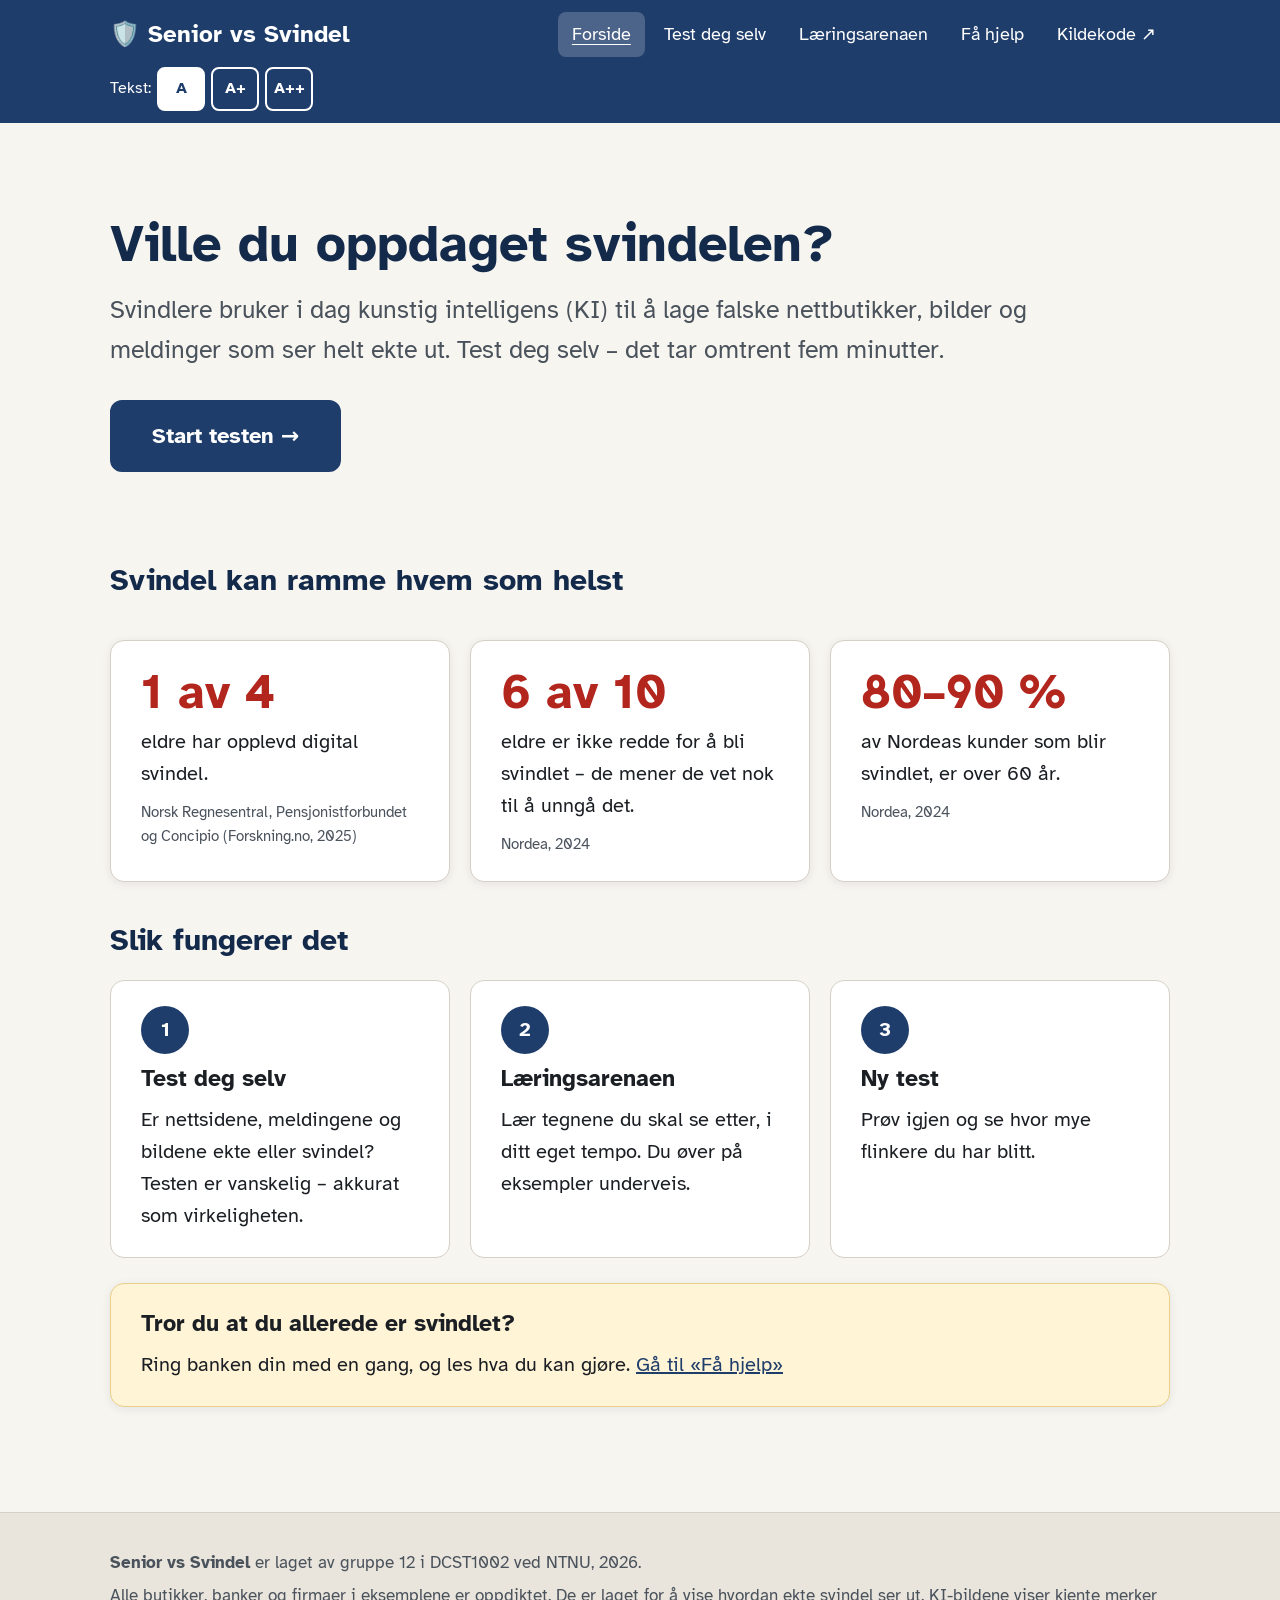
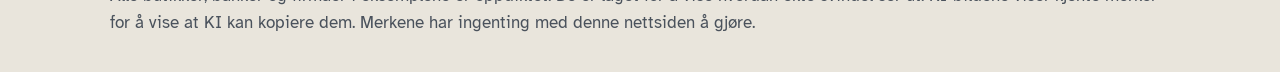
<file: index.html>
<!doctype html>
<html lang="no">
<head>
  <meta charset="utf-8">
  <meta name="viewport" content="width=device-width, initial-scale=1">
  <title>Senior vs Svindel</title>
  <meta name="description" content="Lær å kjenne igjen falske nettbutikker, KI-bilder og svindelmeldinger.">
  <script>try { document.documentElement.dataset.tekst = JSON.parse(localStorage.getItem('svs-tekst')) || 'normal'; } catch (e) {}</script>
  <link rel="preconnect" href="https://fonts.googleapis.com">
  <link rel="preconnect" href="https://fonts.gstatic.com" crossorigin>
  <link href="https://fonts.googleapis.com/css2?family=Atkinson+Hyperlegible:wght@400;700&display=swap" rel="stylesheet">
  <link rel="stylesheet" href="css/stil.css">
</head>
<body>
  <a class="hopp" href="#hovedinnhold">Hopp til innholdet</a>
  <header class="topp">
    <div class="topp-innhold">
      <a class="logo" href="index.html"><span aria-hidden="true">🛡️</span> Senior vs Svindel</a>
      <nav class="hovedmeny" aria-label="Hovedmeny">
        <a href="index.html">Forside</a>
        <a href="test.html">Test deg selv</a>
        <a href="laering.html">Læringsarenaen</a>
        <a href="hjelp.html">Få hjelp</a>
        <a href="https://github.com/basse00/senior-vs-svindel" target="_blank" rel="noopener">Kildekode <span aria-hidden="true">↗</span><span class="skjult"> (åpnes i ny fane)</span></a>
      </nav>
      <div class="tekststorrelse" role="group" aria-label="Tekststørrelse">
        <span>Tekst:</span>
        <button type="button" data-tekstknapp="normal" aria-label="Vanlig tekst">A</button>
        <button type="button" data-tekstknapp="stor" aria-label="Stor tekst">A+</button>
        <button type="button" data-tekstknapp="storst" aria-label="Største tekst">A++</button>
      </div>
    </div>
  </header>

  <main class="innhold" id="hovedinnhold">
    <section class="helt">
      <h1>Ville du oppdaget svindelen?</h1>
      <p class="ingress">
        Svindlere bruker i dag kunstig intelligens (KI) til å lage falske nettbutikker, bilder og meldinger
        som ser helt ekte ut. Test deg selv – det tar omtrent fem minutter.
      </p>
      <div class="knapperad">
        <a class="knapp knapp-stor" href="test.html">Start testen →</a>
      </div>
      <div id="velkommen-tilbake" class="kort ok-kort" hidden></div>
    </section>

    <h2>Svindel kan ramme hvem som helst</h2>
    <div class="tall-rad">
      <div class="tall-kort">
        <span class="tall">1 av 4</span>
        <p>eldre har opplevd digital svindel.</p>
        <p class="kilde">Norsk Regnesentral, Pensjonistforbundet og Concipio (Forskning.no, 2025)</p>
      </div>
      <div class="tall-kort">
        <span class="tall">6 av 10</span>
        <p>eldre er ikke redde for å bli svindlet – de mener de vet nok til å unngå det.</p>
        <p class="kilde">Nordea, 2024</p>
      </div>
      <div class="tall-kort">
        <span class="tall">80–90 %</span>
        <p>av Nordeas kunder som blir svindlet, er over 60 år.</p>
        <p class="kilde">Nordea, 2024</p>
      </div>
    </div>

    <h2>Slik fungerer det</h2>
    <ol class="steg-rad">
      <li>
        <h3>Test deg selv</h3>
        <p>Er nettsidene, meldingene og bildene ekte eller svindel? Testen er vanskelig – akkurat som virkeligheten.</p>
      </li>
      <li>
        <h3>Læringsarenaen</h3>
        <p>Lær tegnene du skal se etter, i ditt eget tempo. Du øver på eksempler underveis.</p>
      </li>
      <li>
        <h3>Ny test</h3>
        <p>Prøv igjen og se hvor mye flinkere du har blitt.</p>
      </li>
    </ol>

    <div class="kort varsel-kort">
      <h3>Tror du at du allerede er svindlet?</h3>
      <p>Ring banken din med en gang, og les hva du kan gjøre. <a href="hjelp.html">Gå til «Få hjelp»</a></p>
    </div>
  </main>

  <footer class="bunn">
    <div class="bunn-innhold">
      <p><b>Senior vs Svindel</b> er laget av gruppe 12 i DCST1002 ved NTNU, 2026.</p>
      <p>Alle butikker, banker og firmaer i eksemplene er oppdiktet. De er laget for å vise hvordan ekte svindel ser ut. KI-bildene viser kjente merker for å vise at KI kan kopiere dem. Merkene har ingenting med denne nettsiden å gjøre.</p>
    </div>
  </footer>

  <script src="js/felles.js"></script>
  <script>
    // Vis fremgang hvis brukeren har vært her før
    (function () {
      const t1 = Lagring.hent('test1', null);
      const t2 = Lagring.hent('test2', null);
      const boks = document.getElementById('velkommen-tilbake');
      if (!t1) return;
      boks.hidden = false;
      if (t2) {
        boks.innerHTML = `<p><b>Velkommen tilbake!</b> På første test fikk du ${t1.riktige} av ${t1.antall} riktige. På den nye testen fikk du ${t2.riktige} av ${t2.antall}.</p>
          <a href="laering.html">Repeter læringsarenaen</a>`;
      } else {
        boks.innerHTML = `<p><b>Velkommen tilbake!</b> På første test fikk du ${t1.riktige} av ${t1.antall} riktige.</p>
          <a class="knapp" href="laering.html">Fortsett til læringsarenaen →</a>`;
      }
    })();
  </script>
</body>
</html>
</file>
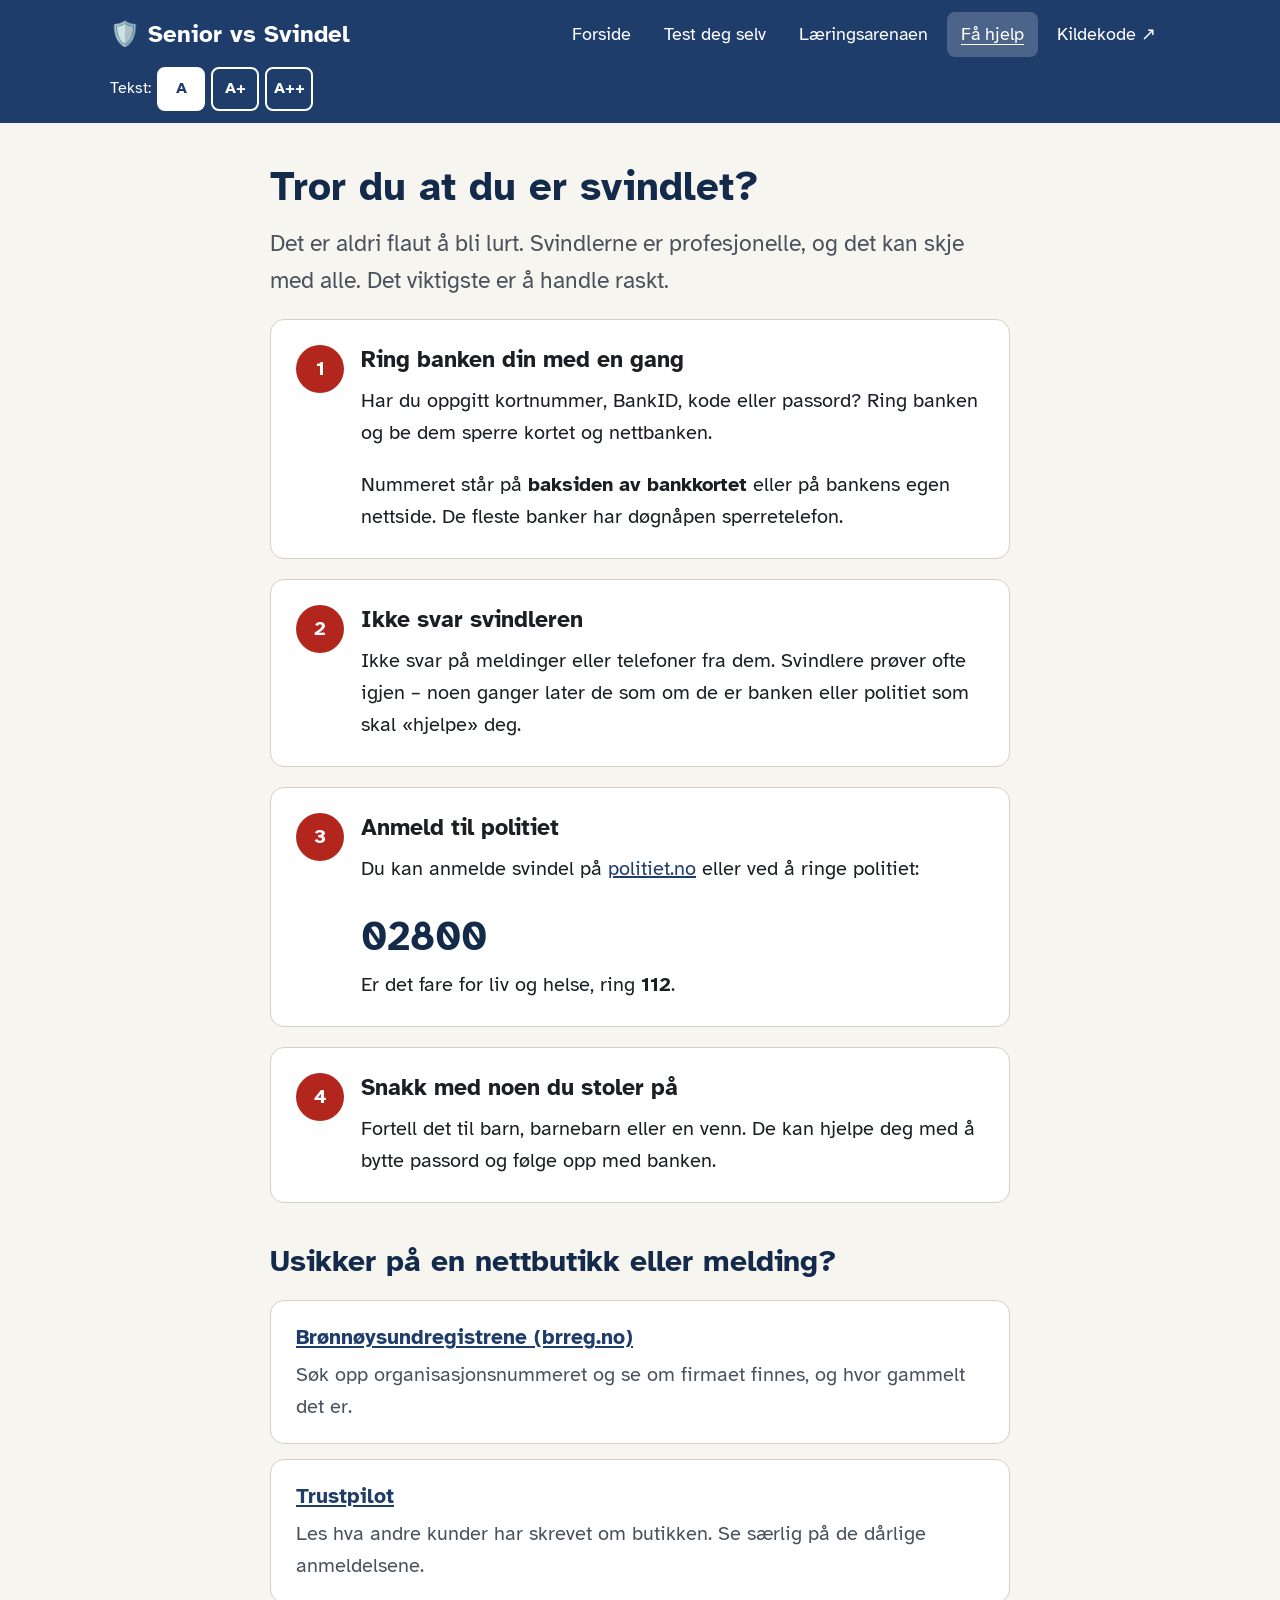
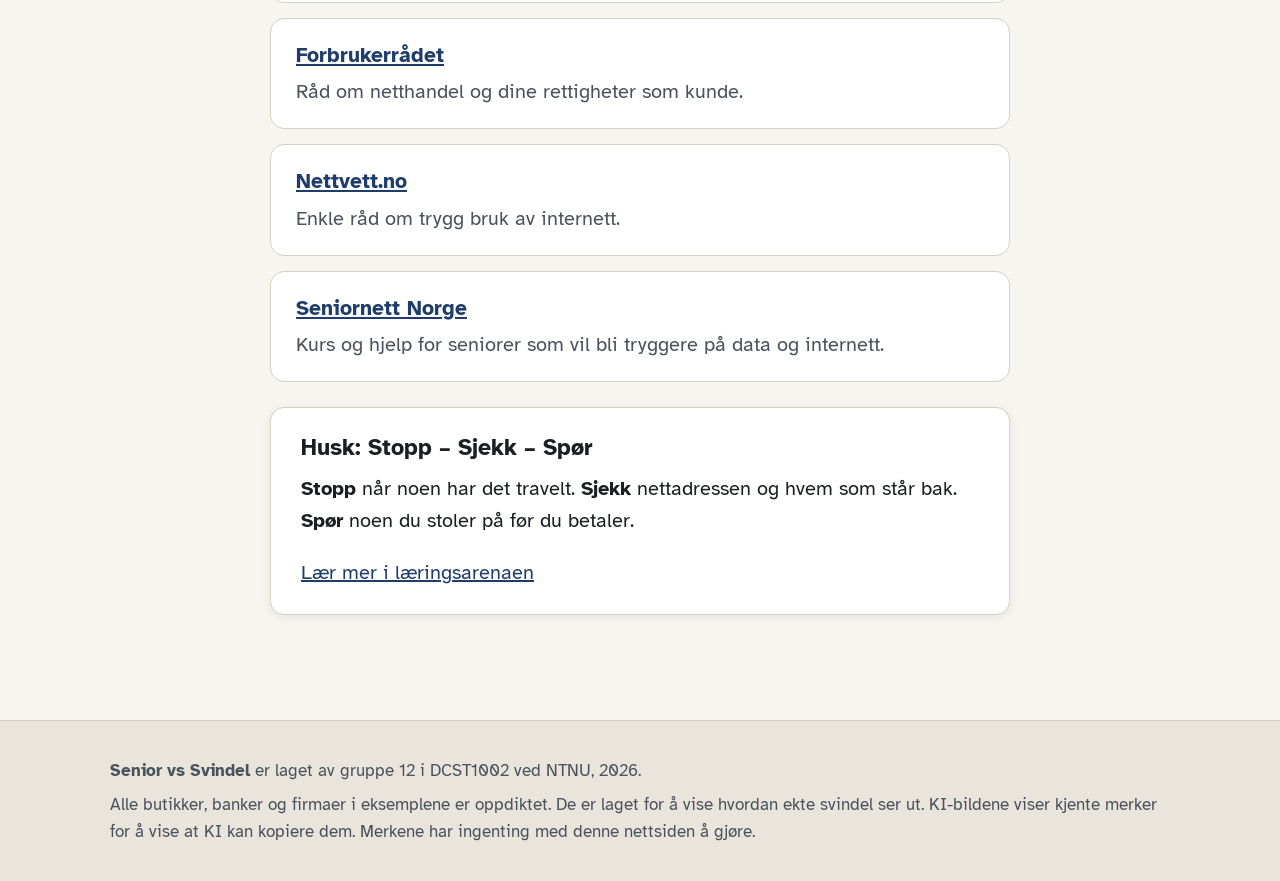
<file: hjelp.html>
<!doctype html>
<html lang="no">
<head>
  <meta charset="utf-8">
  <meta name="viewport" content="width=device-width, initial-scale=1">
  <title>Få hjelp – Senior vs Svindel</title>
  <script>try { document.documentElement.dataset.tekst = JSON.parse(localStorage.getItem('svs-tekst')) || 'normal'; } catch (e) {}</script>
  <link rel="preconnect" href="https://fonts.googleapis.com">
  <link rel="preconnect" href="https://fonts.gstatic.com" crossorigin>
  <link href="https://fonts.googleapis.com/css2?family=Atkinson+Hyperlegible:wght@400;700&display=swap" rel="stylesheet">
  <link rel="stylesheet" href="css/stil.css">
</head>
<body>
  <a class="hopp" href="#hovedinnhold">Hopp til innholdet</a>
  <header class="topp">
    <div class="topp-innhold">
      <a class="logo" href="index.html"><span aria-hidden="true">🛡️</span> Senior vs Svindel</a>
      <nav class="hovedmeny" aria-label="Hovedmeny">
        <a href="index.html">Forside</a>
        <a href="test.html">Test deg selv</a>
        <a href="laering.html">Læringsarenaen</a>
        <a href="hjelp.html">Få hjelp</a>
        <a href="https://github.com/basse00/senior-vs-svindel" target="_blank" rel="noopener">Kildekode <span aria-hidden="true">↗</span><span class="skjult"> (åpnes i ny fane)</span></a>
      </nav>
      <div class="tekststorrelse" role="group" aria-label="Tekststørrelse">
        <span>Tekst:</span>
        <button type="button" data-tekstknapp="normal" aria-label="Vanlig tekst">A</button>
        <button type="button" data-tekstknapp="stor" aria-label="Stor tekst">A+</button>
        <button type="button" data-tekstknapp="storst" aria-label="Største tekst">A++</button>
      </div>
    </div>
  </header>

  <main class="innhold smal" id="hovedinnhold">
    <h1>Tror du at du er svindlet?</h1>
    <p class="ingress">
      Det er aldri flaut å bli lurt. Svindlerne er profesjonelle, og det kan skje med alle.
      Det viktigste er å handle raskt.
    </p>

    <ol class="hjelp-steg">
      <li>
        <h3>Ring banken din med en gang</h3>
        <p>Har du oppgitt kortnummer, BankID, kode eller passord? Ring banken og be dem sperre kortet og nettbanken.</p>
        <p>Nummeret står på <b>baksiden av bankkortet</b> eller på bankens egen nettside. De fleste banker har døgnåpen sperretelefon.</p>
      </li>
      <li>
        <h3>Ikke svar svindleren</h3>
        <p>Ikke svar på meldinger eller telefoner fra dem. Svindlere prøver ofte igjen – noen ganger later de som om de er banken eller politiet som skal «hjelpe» deg.</p>
      </li>
      <li>
        <h3>Anmeld til politiet</h3>
        <p>Du kan anmelde svindel på <a href="https://www.politiet.no" target="_blank" rel="noopener">politiet.no</a> eller ved å ringe politiet:</p>
        <span class="telefonnummer">02800</span>
        <p>Er det fare for liv og helse, ring <b>112</b>.</p>
      </li>
      <li>
        <h3>Snakk med noen du stoler på</h3>
        <p>Fortell det til barn, barnebarn eller en venn. De kan hjelpe deg med å bytte passord og følge opp med banken.</p>
      </li>
    </ol>

    <h2>Usikker på en nettbutikk eller melding?</h2>
    <ul class="lenkeliste">
      <li>
        <a href="https://www.brreg.no" target="_blank" rel="noopener">Brønnøysundregistrene (brreg.no)</a>
        <p>Søk opp organisasjonsnummeret og se om firmaet finnes, og hvor gammelt det er.</p>
      </li>
      <li>
        <a href="https://www.trustpilot.com" target="_blank" rel="noopener">Trustpilot</a>
        <p>Les hva andre kunder har skrevet om butikken. Se særlig på de dårlige anmeldelsene.</p>
      </li>
      <li>
        <a href="https://www.forbrukerradet.no" target="_blank" rel="noopener">Forbrukerrådet</a>
        <p>Råd om netthandel og dine rettigheter som kunde.</p>
      </li>
      <li>
        <a href="https://nettvett.no" target="_blank" rel="noopener">Nettvett.no</a>
        <p>Enkle råd om trygg bruk av internett.</p>
      </li>
      <li>
        <a href="https://www.seniornett.no" target="_blank" rel="noopener">Seniornett Norge</a>
        <p>Kurs og hjelp for seniorer som vil bli tryggere på data og internett.</p>
      </li>
    </ul>

    <div class="kort">
      <h3>Husk: Stopp – Sjekk – Spør</h3>
      <p><b>Stopp</b> når noen har det travelt. <b>Sjekk</b> nettadressen og hvem som står bak. <b>Spør</b> noen du stoler på før du betaler.</p>
      <a href="laering.html">Lær mer i læringsarenaen</a>
    </div>
  </main>

  <footer class="bunn">
    <div class="bunn-innhold">
      <p><b>Senior vs Svindel</b> er laget av gruppe 12 i DCST1002 ved NTNU, 2026.</p>
      <p>Alle butikker, banker og firmaer i eksemplene er oppdiktet. De er laget for å vise hvordan ekte svindel ser ut. KI-bildene viser kjente merker for å vise at KI kan kopiere dem. Merkene har ingenting med denne nettsiden å gjøre.</p>
    </div>
  </footer>

  <script src="js/felles.js"></script>
</body>
</html>
</file>
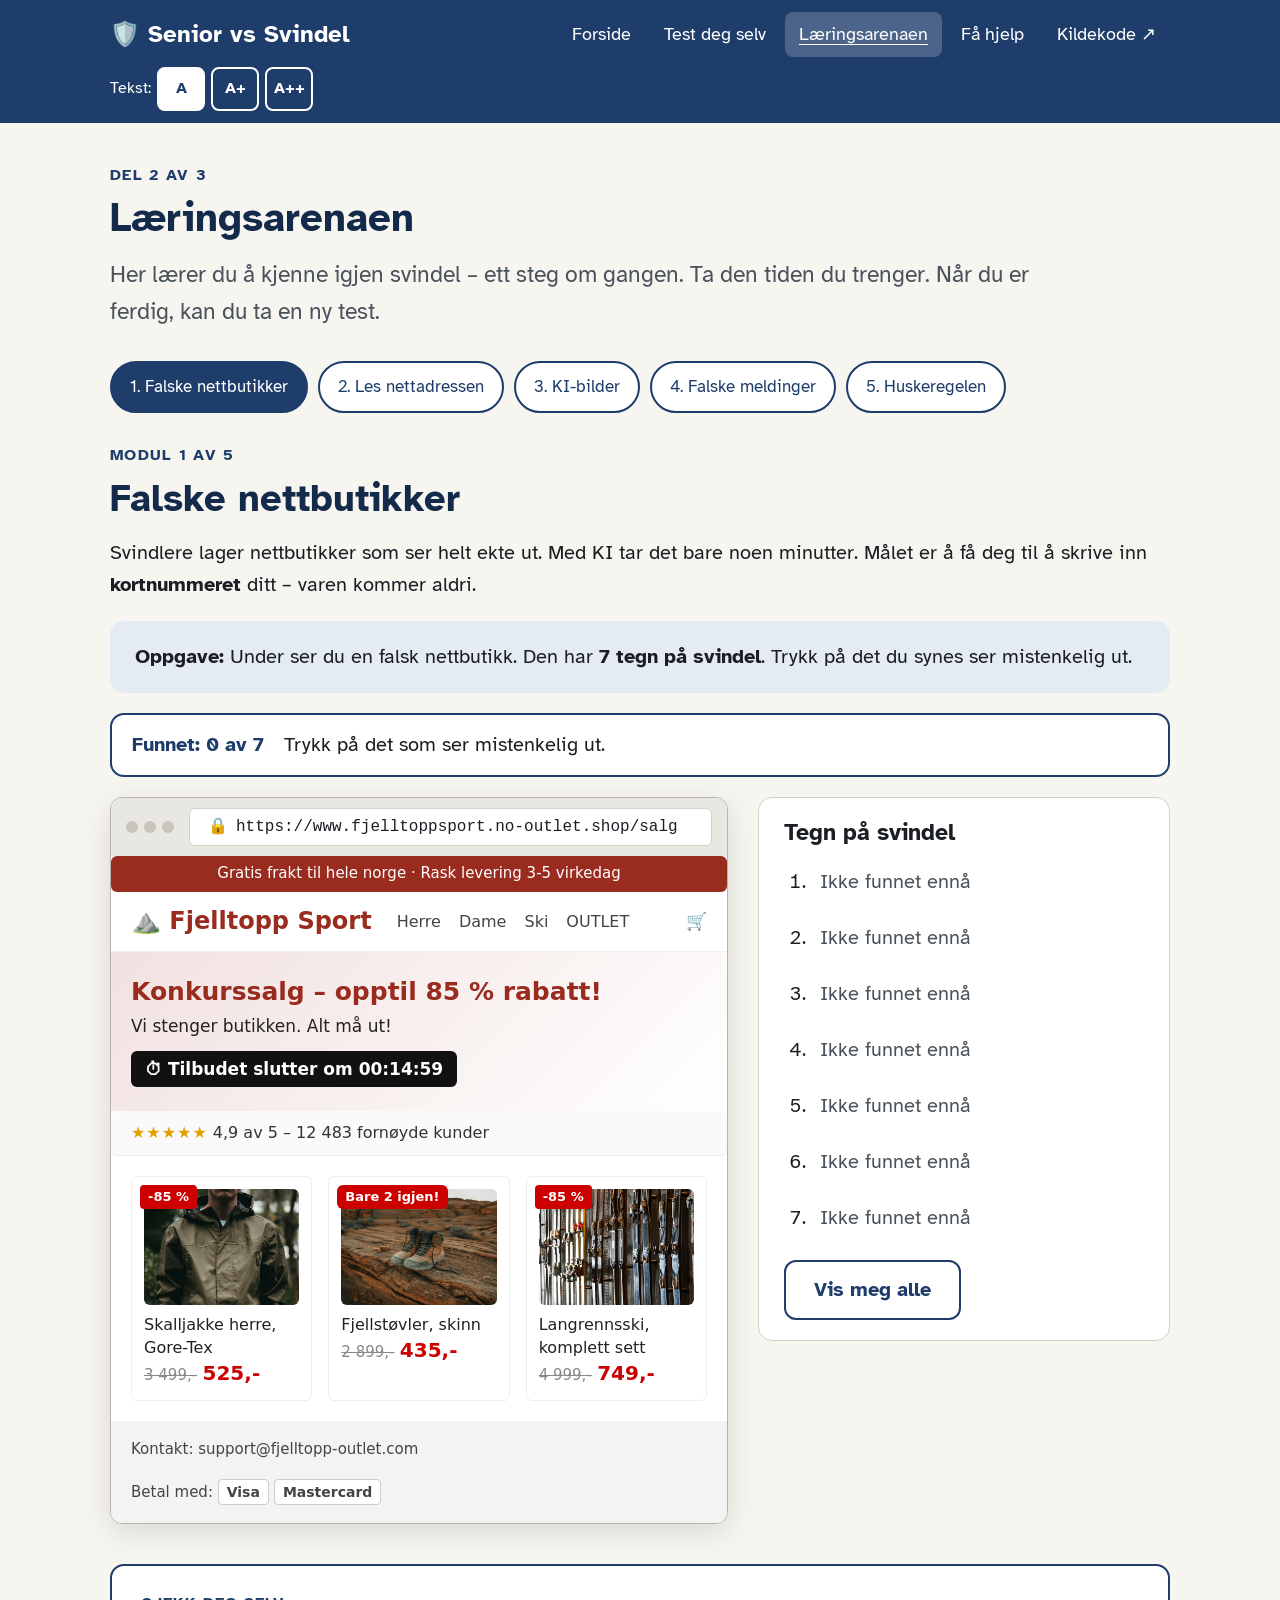
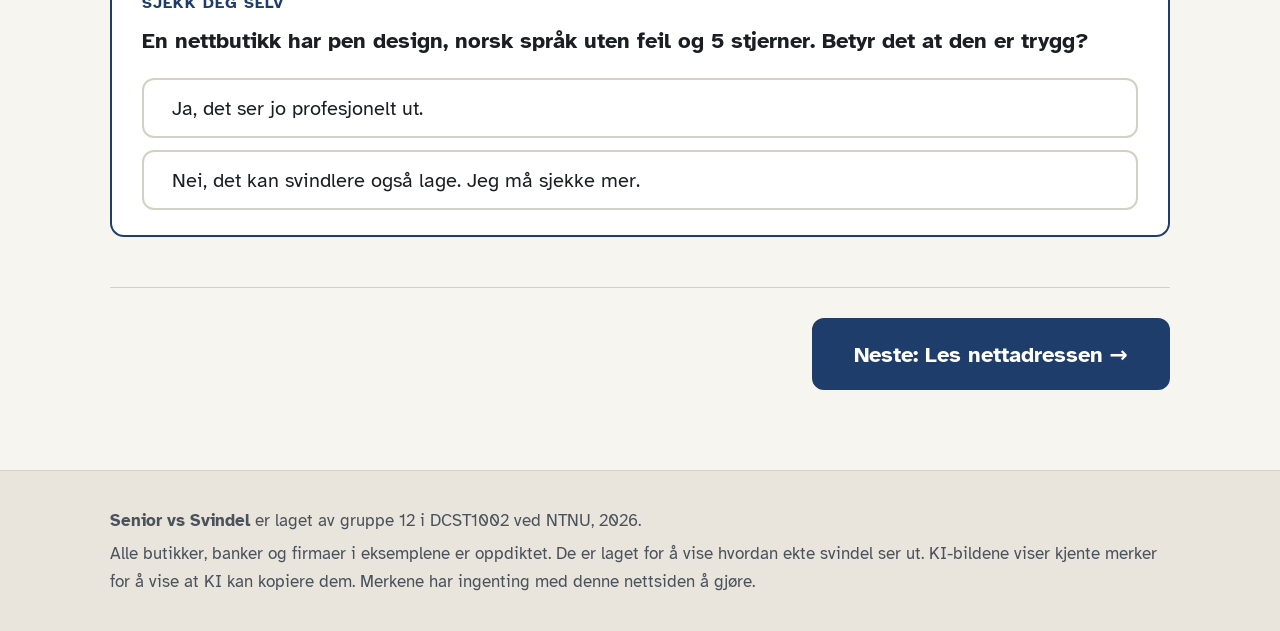
<file: laering.html>
<!doctype html>
<html lang="no">
<head>
  <meta charset="utf-8">
  <meta name="viewport" content="width=device-width, initial-scale=1">
  <title>Læringsarenaen – Senior vs Svindel</title>
  <script>try { document.documentElement.dataset.tekst = JSON.parse(localStorage.getItem('svs-tekst')) || 'normal'; } catch (e) {}</script>
  <link rel="preconnect" href="https://fonts.googleapis.com">
  <link rel="preconnect" href="https://fonts.gstatic.com" crossorigin>
  <link href="https://fonts.googleapis.com/css2?family=Atkinson+Hyperlegible:wght@400;700&display=swap" rel="stylesheet">
  <link rel="stylesheet" href="css/stil.css">
</head>
<body>
  <a class="hopp" href="#hovedinnhold">Hopp til innholdet</a>
  <header class="topp">
    <div class="topp-innhold">
      <a class="logo" href="index.html"><span aria-hidden="true">🛡️</span> Senior vs Svindel</a>
      <nav class="hovedmeny" aria-label="Hovedmeny">
        <a href="index.html">Forside</a>
        <a href="test.html">Test deg selv</a>
        <a href="laering.html">Læringsarenaen</a>
        <a href="hjelp.html">Få hjelp</a>
        <a href="https://github.com/basse00/senior-vs-svindel" target="_blank" rel="noopener">Kildekode <span aria-hidden="true">↗</span><span class="skjult"> (åpnes i ny fane)</span></a>
      </nav>
      <div class="tekststorrelse" role="group" aria-label="Tekststørrelse">
        <span>Tekst:</span>
        <button type="button" data-tekstknapp="normal" aria-label="Vanlig tekst">A</button>
        <button type="button" data-tekstknapp="stor" aria-label="Stor tekst">A+</button>
        <button type="button" data-tekstknapp="storst" aria-label="Største tekst">A++</button>
      </div>
    </div>
  </header>

  <main class="innhold" id="hovedinnhold">
    <p class="overtittel">Del 2 av 3</p>
    <h1>Læringsarenaen</h1>
    <p class="ingress">Her lærer du å kjenne igjen svindel – ett steg om gangen. Ta den tiden du trenger. Når du er ferdig, kan du ta en ny test.</p>

    <nav class="steg-nav" aria-label="Moduler i læringsarenaen">
      <button type="button" data-gaa="1">1. Falske nettbutikker</button>
      <button type="button" data-gaa="2">2. Les nettadressen</button>
      <button type="button" data-gaa="3">3. KI-bilder</button>
      <button type="button" data-gaa="4">4. Falske meldinger</button>
      <button type="button" data-gaa="5">5. Huskeregelen</button>
    </nav>

    <!-- ===================== MODUL 1 ===================== -->
    <section class="modul" data-modul="1" aria-labelledby="m1-tittel">
      <p class="overtittel">Modul 1 av 5</p>
      <h2 id="m1-tittel">Falske nettbutikker</h2>
      <p>Svindlere lager nettbutikker som ser helt ekte ut. Med KI tar det bare noen minutter. Målet er å få deg til å skrive inn <b>kortnummeret</b> ditt – varen kommer aldri.</p>
      <p class="oppgavetekst"><b>Oppgave:</b> Under ser du en falsk nettbutikk. Den har <b>7 tegn på svindel</b>. Trykk på det du synes ser mistenkelig ut.</p>

      <div class="finn-feil">
        <div class="finn-status-linje">
          <span class="finn-teller"></span>
          <span class="finn-status" aria-live="polite">Trykk på det som ser mistenkelig ut.</span>
        </div>
        <div class="finn-rutenett">
          <div class="finn-omrade">
            <figure class="nettleser" aria-label="Eksempel på falsk nettbutikk">
              <div class="nettleser-topp">
                <div class="prikker" aria-hidden="true"><i></i><i></i><i></i></div>
                <div class="adressefelt" data-funn="adresse"><span aria-label="Hengelås">🔒</span><span class="url">https://www.fjelltoppsport.no-outlet.shop/salg</span></div>
              </div>
              <div class="butikk" style="--merke:#9a2b1f">
                <div class="b-toppstripe" data-funn="sprak">Gratis frakt til hele norge · Rask levering 3-5 virkedag</div>
                <div class="b-topp">
                  <span class="b-logo">⛰️ Fjelltopp Sport</span>
                  <span class="b-meny"><span>Herre</span><span>Dame</span><span>Ski</span><span>OUTLET</span></span>
                  <span class="b-kurv" aria-hidden="true">🛒</span>
                </div>
                <div class="b-banner">
                  <h3>Konkurssalg – opptil 85 % rabatt!</h3>
                  <p>Vi stenger butikken. Alt må ut!</p>
                  <div class="b-nedtelling" data-funn="stress">⏱ Tilbudet slutter om 00:14:59</div>
                </div>
                <div class="b-vurdering" data-funn="vurdering"><span class="stjerner">★★★★★</span> 4,9 av 5 – 12 483 fornøyde kunder</div>
                <div class="b-produkter">
                  <div class="b-produkt" data-funn="pris">
                    <span class="b-merke">-85 %</span>
                    <div class="b-bilde"><img src="bilder/produkter/skalljakke.jpg" alt=""></div>
                    <div class="b-pnavn">Skalljakke herre, Gore-Tex</div>
                    <div class="b-pris"><s>3 499,-</s> <b class="tilbud">525,-</b></div>
                  </div>
                  <div class="b-produkt" data-funn="pris">
                    <span class="b-merke" data-funn="stress">Bare 2 igjen!</span>
                    <div class="b-bilde"><img src="bilder/produkter/fjellstovler.jpg" alt=""></div>
                    <div class="b-pnavn">Fjellstøvler, skinn</div>
                    <div class="b-pris"><s>2 899,-</s> <b class="tilbud">435,-</b></div>
                  </div>
                  <div class="b-produkt" data-funn="pris">
                    <span class="b-merke">-85 %</span>
                    <div class="b-bilde"><img src="bilder/produkter/langrennsski.jpg" alt=""></div>
                    <div class="b-pnavn">Langrennsski, komplett sett</div>
                    <div class="b-pris"><s>4 999,-</s> <b class="tilbud">749,-</b></div>
                  </div>
                </div>
                <div class="b-bunn">
                  <div data-funn="kontakt">Kontakt: support@fjelltopp-outlet.com</div>
                  <div data-funn="betaling">Betal med: <span class="b-betal">Visa</span><span class="b-betal">Mastercard</span></div>
                </div>
              </div>
            </figure>
          </div>
          <aside class="finn-panel">
            <h3>Tegn på svindel</h3>
            <ol class="funn-liste">
              <li data-for="adresse"><span class="ikke-funnet">Ikke funnet ennå</span><span class="funnet-tekst"><strong>Nettadressen</strong><br>Les slutten: Den egentlige eieren er «no-outlet.shop», ikke Fjelltopp Sport. Svindlere låner navnet til kjente butikker. Hengelåsen betyr <b>ikke</b> at siden er trygg.</span></li>
              <li data-for="pris"><span class="ikke-funnet">Ikke funnet ennå</span><span class="funnet-tekst"><strong>For gode priser</strong><br>85 % rabatt på nye merkevarer er urealistisk. Er det for godt til å være sant, er det som regel det.</span></li>
              <li data-for="stress"><span class="ikke-funnet">Ikke funnet ennå</span><span class="funnet-tekst"><strong>Tidspress</strong><br>Nedtelling og «bare 2 igjen» skal få deg til å handle før du rekker å tenke deg om.</span></li>
              <li data-for="vurdering"><span class="ikke-funnet">Ikke funnet ennå</span><span class="funnet-tekst"><strong>Stjerner på egen side</strong><br>Butikken kan skrive hva den vil om seg selv. Sjekk heller anmeldelser selv, for eksempel på Trustpilot eller Google.</span></li>
              <li data-for="betaling"><span class="ikke-funnet">Ikke funnet ennå</span><span class="funnet-tekst"><strong>Bare kortbetaling</strong><br>Ekte norske nettbutikker tilbyr som regel flere betalingsmåter, som Vipps, Klarna eller faktura. Svindlere vil helst ha kortnummeret ditt.</span></li>
              <li data-for="kontakt"><span class="ikke-funnet">Ikke funnet ennå</span><span class="funnet-tekst"><strong>Mangler kontaktinformasjon</strong><br>Ingen organisasjonsnummer, adresse eller telefon – bare en e-postadresse. En ekte norsk butikk skal oppgi hvem den er.</span></li>
              <li data-for="sprak"><span class="ikke-funnet">Ikke funnet ennå</span><span class="funnet-tekst"><strong>Små språkfeil</strong><br>«hele norge» og «3-5 virkedag». Men pass på: KI skriver ofte feilfritt, så god norsk betyr <b>ikke</b> at siden er trygg.</span></li>
            </ol>
            <button type="button" class="knapp knapp-sekundar vis-alle">Vis meg alle</button>
          </aside>
        </div>
      </div>

      <div class="miniquiz">
        <p class="mq-etikett">Sjekk deg selv</p>
        <p class="mq-sporsmal">En nettbutikk har pen design, norsk språk uten feil og 5 stjerner. Betyr det at den er trygg?</p>
        <div class="mq-valg">
          <button type="button" class="knapp knapp-valg" data-tilbakemelding="Nei. Pen design, feilfri norsk og stjerner kan svindlere lage på minutter med KI. Sjekk heller adressen, kontaktinformasjonen og betalingsmåtene.">Ja, det ser jo profesjonelt ut.</button>
          <button type="button" class="knapp knapp-valg" data-riktig data-tilbakemelding="Riktig! Med KI kan hvem som helst lage en flott nettside. Det som avslører svindelen, er ofte adressen, prisene, tidspresset og hva som mangler.">Nei, det kan svindlere også lage. Jeg må sjekke mer.</button>
        </div>
        <div class="mq-svar" aria-live="polite"></div>
      </div>

      <div class="modul-knapper">
        <span></span>
        <button type="button" class="knapp knapp-stor" data-neste>Neste: Les nettadressen →</button>
      </div>
    </section>

    <!-- ===================== MODUL 2 ===================== -->
    <section class="modul" data-modul="2" aria-labelledby="m2-tittel" hidden>
      <p class="overtittel">Modul 2 av 5</p>
      <h2 id="m2-tittel">Les nettadressen</h2>
      <p>Nettadressen er det viktigste du kan sjekke. Den er vanskelig å forfalske – men svindlere prøver å <b>gjemme</b> den ekte eieren inni en lang adresse.</p>

      <div class="kort">
        <h3>Slik finner du eieren av en nettside</h3>
        <ol class="regel">
          <li>Finn den første enkle skråstreken <b>/</b> etter <b>https://</b></li>
          <li>Se på de to siste ordene <b>rett før</b> skråstreken, med punktum mellom.</li>
          <li>Det er de som forteller hvem som eier siden.</li>
        </ol>
      </div>

      <div class="url-eksempel">
        <p><b>✔ Ekte:</b></p>
        <div class="url-linje"><span class="del-dempet">https://www.</span><span class="del-eier">nordbanken.no</span><span class="del-dempet">/logg-inn</span></div>
        <p class="url-merknad">Eieren er <b>nordbanken.no</b>. Det etter skråstreken er bare hvilken side du er på.</p>
      </div>
      <div class="url-eksempel">
        <p><b>✘ Falsk:</b></p>
        <div class="url-linje"><span class="del-dempet">https://nordbanken.no.</span><span class="del-eier falsk">sikker-innlogging.com</span><span class="del-dempet">/bankid</span></div>
        <p class="url-merknad">Her står «nordbanken.no» først, men det er bare pynt. Eieren er <b>sikker-innlogging.com</b>.</p>
      </div>

      <div class="kort varsel-kort">
        <h3>🔒 Hengelåsen lurer mange</h3>
        <p>Hengelåsen ved siden av adressen betyr bare at forbindelsen er kryptert. Den sier <b>ingenting</b> om hvem som eier siden. Nesten alle svindelsider har hengelås.</p>
      </div>

      <h3>Prøv selv: Ekte eller falsk adresse?</h3>
      <p>Tenk deg at du skal til nettbanken Nordbanken eller fraktselskapet PakkeNorge. Hvilke adresser er ekte?</p>
      <div class="adresse-oppgaver">
        <div class="adresse-oppgave" data-url="https://www.nordbanken.no/logg-inn" data-svar="ekte" data-forklaring="Dette er bankens egen adresse."></div>
        <div class="adresse-oppgave" data-url="https://nordbanken.no.sikker-innlogging.com/bankid" data-svar="falsk" data-forklaring="«nordbanken.no» står først bare for å lure deg."></div>
        <div class="adresse-oppgave" data-url="https://www.nordbankem.no" data-svar="falsk" data-forklaring="Se nøye: Det står «nordbankem» med m. Svindlere bytter ofte ut én bokstav."></div>
        <div class="adresse-oppgave" data-url="https://minside.nordbanken.no/oversikt" data-svar="ekte" data-forklaring="Det som står foran (minside.) er bare en del av bankens egen side. Eieren er fortsatt nordbanken.no."></div>
        <div class="adresse-oppgave" data-url="https://pakkenorge-no.info/betal" data-svar="falsk" data-forklaring="En bindestrek gjør «pakkenorge-no.info» til en helt annen adresse enn pakkenorge.no."></div>
        <div class="adresse-oppgave" data-url="https://www.pakkenorge.no/spor" data-svar="ekte" data-forklaring="Dette er fraktselskapets egen adresse."></div>
      </div>

      <div class="kort ok-kort">
        <h3>💡 Godt tips</h3>
        <p>Skriv heller inn adressen selv, eller bruk et bokmerke du har lagret. Da slipper du å stole på lenker i meldinger og annonser.</p>
      </div>

      <div class="modul-knapper">
        <button type="button" class="knapp knapp-stor knapp-sekundar" data-forrige>← Tilbake</button>
        <button type="button" class="knapp knapp-stor" data-neste>Neste: KI-bilder →</button>
      </div>
    </section>

    <!-- ===================== MODUL 3 ===================== -->
    <section class="modul" data-modul="3" aria-labelledby="m3-tittel" hidden>
      <p class="overtittel">Modul 3 av 5</p>
      <h2 id="m3-tittel">Bilder laget av KI</h2>
      <p>KI kan lage bilder av produkter, personer og steder som aldri har eksistert. Svindlere bruker dem til å vise varer som ikke finnes, falske «fornøyde kunder» og falske kjendiser som anbefaler produkter.</p>
      <p class="oppgavetekst"><b>Trykk på hvert kort</b> for å lese hva du skal se etter.</p>

      <div class="tips-rutenett">
        <details class="tips-kort">
          <summary><span class="ikon" aria-hidden="true">✋</span> Hender og fingre</summary>
          <p>KI sliter ofte med hender: for mange eller for få fingre, rare ledd eller fingre som smelter sammen.</p>
        </details>
        <details class="tips-kort">
          <summary><span class="ikon" aria-hidden="true">🔤</span> Tekst i bildet</summary>
          <p>Se på skilt, etiketter og logoer. I KI-bilder er bokstavene ofte uleselige eller blir til rare tegn.</p>
        </details>
        <details class="tips-kort">
          <summary><span class="ikon" aria-hidden="true">✨</span> For perfekt</summary>
          <p>Glatt «plasthud», perfekt lys og ingen små feil. Ekte bilder har som regel litt rot, støv og ujevnheter.</p>
        </details>
        <details class="tips-kort">
          <summary><span class="ikon" aria-hidden="true">🏞️</span> Bakgrunnen</summary>
          <p>Bakgrunnen kan være uskarp på en rar måte, eller ting smelter inn i hverandre. Se etter vinduer, gelendre og mønstre som ikke henger sammen.</p>
        </details>
        <details class="tips-kort">
          <summary><span class="ikon" aria-hidden="true">👓</span> Små detaljer</summary>
          <p>Øredobber som er ulike, briller som går inn i ansiktet, skygger som går i ulike retninger, eller smykker som er formet rart.</p>
        </details>
        <details class="tips-kort">
          <summary><span class="ikon" aria-hidden="true">🔍</span> Søk på bildet</summary>
          <p>Med Google Lens (i Google-appen eller Chrome) kan du søke med et bilde. Dukker samme bilde opp i mange ulike butikker, kan det være stjålet eller falskt.</p>
        </details>
      </div>

      <div class="kort varsel-kort">
        <h3>⚠ Viktig: KI blir bedre hele tiden</h3>
        <p>Mange KI-bilder har ingen av disse feilene lenger. Derfor er det viktigst å sjekke <b>butikken eller avsenderen</b> – ikke bare bildet.</p>
      </div>

      <div id="bildepar" hidden>
        <h3>Prøv selv: Hvilket bilde er laget av KI?</h3>
        <div id="bildepar-liste"></div>
      </div>

      <div class="miniquiz">
        <p class="mq-etikett">Sjekk deg selv</p>
        <p class="mq-sporsmal">Du ser en flott jakke i en nettbutikk. Bildet ser helt perfekt ut, og jakken koster bare 499 kr. Hva er lurest?</p>
        <div class="mq-valg">
          <button type="button" class="knapp knapp-valg" data-tilbakemelding="Et fint bilde beviser ingenting. Både KI-bilder og stjålne bilder kan se perfekte ut.">Bildet ser ekte ut, så butikken er nok trygg.</button>
          <button type="button" class="knapp knapp-valg" data-riktig data-tilbakemelding="Riktig! Bildet alene kan lure deg. Det er butikken du må sjekke.">Sjekke butikken: nettadresse, org.nr., kontaktinformasjon og anmeldelser.</button>
          <button type="button" class="knapp knapp-valg" data-tilbakemelding="Det er nettopp dette svindlerne vil. Ta deg tid – et ekte tilbud forsvinner ikke på minutter.">Kjøpe raskt før tilbudet forsvinner.</button>
        </div>
        <div class="mq-svar" aria-live="polite"></div>
      </div>

      <div class="modul-knapper">
        <button type="button" class="knapp knapp-stor knapp-sekundar" data-forrige>← Tilbake</button>
        <button type="button" class="knapp knapp-stor" data-neste>Neste: Falske meldinger →</button>
      </div>
    </section>

    <!-- ===================== MODUL 4 ===================== -->
    <section class="modul" data-modul="4" aria-labelledby="m4-tittel" hidden>
      <p class="overtittel">Modul 4 av 5</p>
      <h2 id="m4-tittel">Falske meldinger</h2>
      <p>Svindel starter ofte med en SMS eller e-post. Den ser ut til å komme fra posten, banken eller en butikk, og har en lenke til en falsk nettside.</p>
      <p class="oppgavetekst"><b>Oppgave:</b> Denne SMS-en har <b>5 tegn på svindel</b>. Trykk på det som er mistenkelig.</p>

      <div class="finn-feil">
        <div class="finn-status-linje">
          <span class="finn-teller"></span>
          <span class="finn-status" aria-live="polite">Trykk på det som ser mistenkelig ut.</span>
        </div>
        <div class="finn-rutenett">
          <div class="finn-omrade">
            <div class="telefon" aria-label="Eksempel på falsk SMS">
              <div class="t-skjerm">
                <div class="t-topp">
                  <div class="t-avatar" aria-hidden="true">P</div>
                  <div class="t-avsender" data-funn="avsender">PakkeNorge</div>
                  <div class="t-under">SMS</div>
                </div>
                <div class="t-meldinger">
                  <div class="t-tid">I dag 07:42</div>
                  <div class="t-boble"><span data-funn="generell">Pakken din</span> er holdt tilbake på grunn av ubetalt tollgebyr på <span data-funn="belop">24,50 kr</span>. <span data-funn="frist">Betal innen 12 timer</span>, ellers sendes pakken i retur: <span class="lenke" data-funn="lenke">https://pakkenorge.gebyr-betaling.com/no</span></div>
                </div>
              </div>
            </div>
          </div>
          <aside class="finn-panel">
            <h3>Tegn på svindel</h3>
            <ol class="funn-liste">
              <li data-for="avsender"><span class="ikke-funnet">Ikke funnet ennå</span><span class="funnet-tekst"><strong>Avsendernavnet</strong><br>«PakkeNorge» ser ekte ut, men svindlere kan forfalske avsendernavnet. Det beviser ingenting.</span></li>
              <li data-for="generell"><span class="ikke-funnet">Ikke funnet ennå</span><span class="funnet-tekst"><strong>Ingen detaljer</strong><br>Meldingen sier ikke hvilken butikk pakken er fra. Svindlere sender samme melding til tusenvis av personer.</span></li>
              <li data-for="belop"><span class="ikke-funnet">Ikke funnet ennå</span><span class="funnet-tekst"><strong>Lite beløp</strong><br>24,50 kr virker ufarlig. Men svindlerne er ute etter kortinformasjonen din – ikke beløpet.</span></li>
              <li data-for="frist"><span class="ikke-funnet">Ikke funnet ennå</span><span class="funnet-tekst"><strong>Tidspress</strong><br>«Betal innen 12 timer» skal få deg til å handle i hast.</span></li>
              <li data-for="lenke"><span class="ikke-funnet">Ikke funnet ennå</span><span class="funnet-tekst"><strong>Lenken</strong><br>Eieren av adressen er «gebyr-betaling.com», ikke PakkeNorge. Trykk aldri på lenker i slike meldinger.</span></li>
            </ol>
            <button type="button" class="knapp knapp-sekundar vis-alle">Vis meg alle</button>
          </aside>
        </div>
      </div>

      <h3>Andre vanlige svindelmeldinger</h3>
      <ul class="sjekkliste">
        <li><b>«Hei mamma/pappa»:</b> «Barnet» ditt har fått nytt nummer og trenger penger. Ring alltid det gamle nummeret.</li>
        <li><b>«Kontoen din er sperret»:</b> Banken ber deg aldri logge inn via en lenke i SMS eller e-post.</li>
        <li><b>«Du har vunnet!»:</b> Har du ikke deltatt i noen konkurranse, har du heller ikke vunnet.</li>
        <li><b>Kjendisannonser:</b> Kjente personer som «anbefaler» investeringer eller produkter på Facebook, er nesten alltid falske – ofte laget med KI.</li>
      </ul>

      <div class="miniquiz">
        <p class="mq-etikett">Sjekk deg selv</p>
        <p class="mq-sporsmal">Du får en SMS fra «banken» om at kontoen din er sperret, med en lenke for å logge inn med BankID. Hva gjør du?</p>
        <div class="mq-valg">
          <button type="button" class="knapp knapp-valg" data-tilbakemelding="Nei! Da gir du BankID-en din rett til svindlerne.">Trykker på lenken og logger inn for å åpne kontoen.</button>
          <button type="button" class="knapp knapp-valg" data-tilbakemelding="Da snakker du med svindleren, som selvfølgelig vil si at meldingen er ekte.">Svarer på SMS-en og spør om det stemmer.</button>
          <button type="button" class="knapp knapp-valg" data-riktig data-tilbakemelding="Riktig! Ring banken på et nummer du vet er ekte – aldri et nummer fra meldingen.">Ringer banken på nummeret som står på baksiden av bankkortet.</button>
        </div>
        <div class="mq-svar" aria-live="polite"></div>
      </div>

      <div class="modul-knapper">
        <button type="button" class="knapp knapp-stor knapp-sekundar" data-forrige>← Tilbake</button>
        <button type="button" class="knapp knapp-stor" data-neste>Neste: Huskeregelen →</button>
      </div>
    </section>

    <!-- ===================== MODUL 5 ===================== -->
    <section class="modul" data-modul="5" aria-labelledby="m5-tittel" hidden>
      <p class="overtittel">Modul 5 av 5</p>
      <h2 id="m5-tittel">Huskeregelen: Stopp – Sjekk – Spør</h2>
      <p>Du trenger ikke huske alt. Bruk disse tre stegene hver gang du skal handle på nett eller får en melding om penger.</p>

      <ol class="huskeregel">
        <li>
          <span class="ikon" aria-hidden="true">✋</span>
          <h3>Stopp</h3>
          <p>Ta en pause. Ingen ekte butikk eller bank krever at du handler i løpet av minutter. Blir du stresset eller ivrig, er det et faresignal.</p>
        </li>
        <li>
          <span class="ikon" aria-hidden="true">🔍</span>
          <h3>Sjekk</h3>
          <p>Les nettadressen. Søk opp butikknavnet sammen med ordet «svindel». Sjekk org.nr. og les anmeldelser. Se etter adresse og telefon.</p>
        </li>
        <li>
          <span class="ikon" aria-hidden="true">💬</span>
          <h3>Spør</h3>
          <p>Spør barn, barnebarn, en venn eller banken før du betaler. Det er aldri dumt å spørre.</p>
        </li>
      </ol>

      <h3>Nyttige verktøy</h3>
      <ul class="lenkeliste">
        <li>
          <a href="https://www.brreg.no" target="_blank" rel="noopener">Brønnøysundregistrene (brreg.no)</a>
          <p>Skriv inn organisasjonsnummeret og se om firmaet finnes – og hvor lenge det har eksistert. Et firma som er noen få uker gammelt, bør du være forsiktig med.</p>
        </li>
        <li>
          <a href="https://www.trustpilot.com" target="_blank" rel="noopener">Trustpilot</a>
          <p>Les hva andre kunder skriver. Se særlig på de dårlige anmeldelsene.</p>
        </li>
        <li>
          <a href="https://www.forbrukerradet.no" target="_blank" rel="noopener">Forbrukerrådet</a>
          <p>Råd om netthandel og hvilke rettigheter du har.</p>
        </li>
      </ul>

      <div class="kort ok-kort">
        <h3>💳 Betal helst med kredittkort</h3>
        <p>Når du handler på nett, gir kredittkort deg sterkere rettigheter til å få pengene tilbake hvis varen aldri kommer.</p>
      </div>

      <div class="kort">
        <h3>Du er ferdig med læringsarenaen! 🎉</h3>
        <p>Nå er du klar for en ny test. Den er litt lettere – og denne gangen får du forklaring etter hver oppgave.</p>
        <a class="knapp knapp-stor" href="ny-test.html">Ta den nye testen →</a>
      </div>

      <div class="modul-knapper">
        <button type="button" class="knapp knapp-stor knapp-sekundar" data-forrige>← Tilbake</button>
        <span></span>
      </div>
    </section>
  </main>

  <footer class="bunn">
    <div class="bunn-innhold">
      <p><b>Senior vs Svindel</b> er laget av gruppe 12 i DCST1002 ved NTNU, 2026.</p>
      <p>Alle butikker, banker og firmaer i eksemplene er oppdiktet. De er laget for å vise hvordan ekte svindel ser ut. KI-bildene viser kjente merker for å vise at KI kan kopiere dem. Merkene har ingenting med denne nettsiden å gjøre.</p>
    </div>
  </footer>

  <script src="js/felles.js"></script>
  <script src="js/sporsmal.js"></script>
  <script src="js/laering.js"></script>
</body>
</html>
</file>
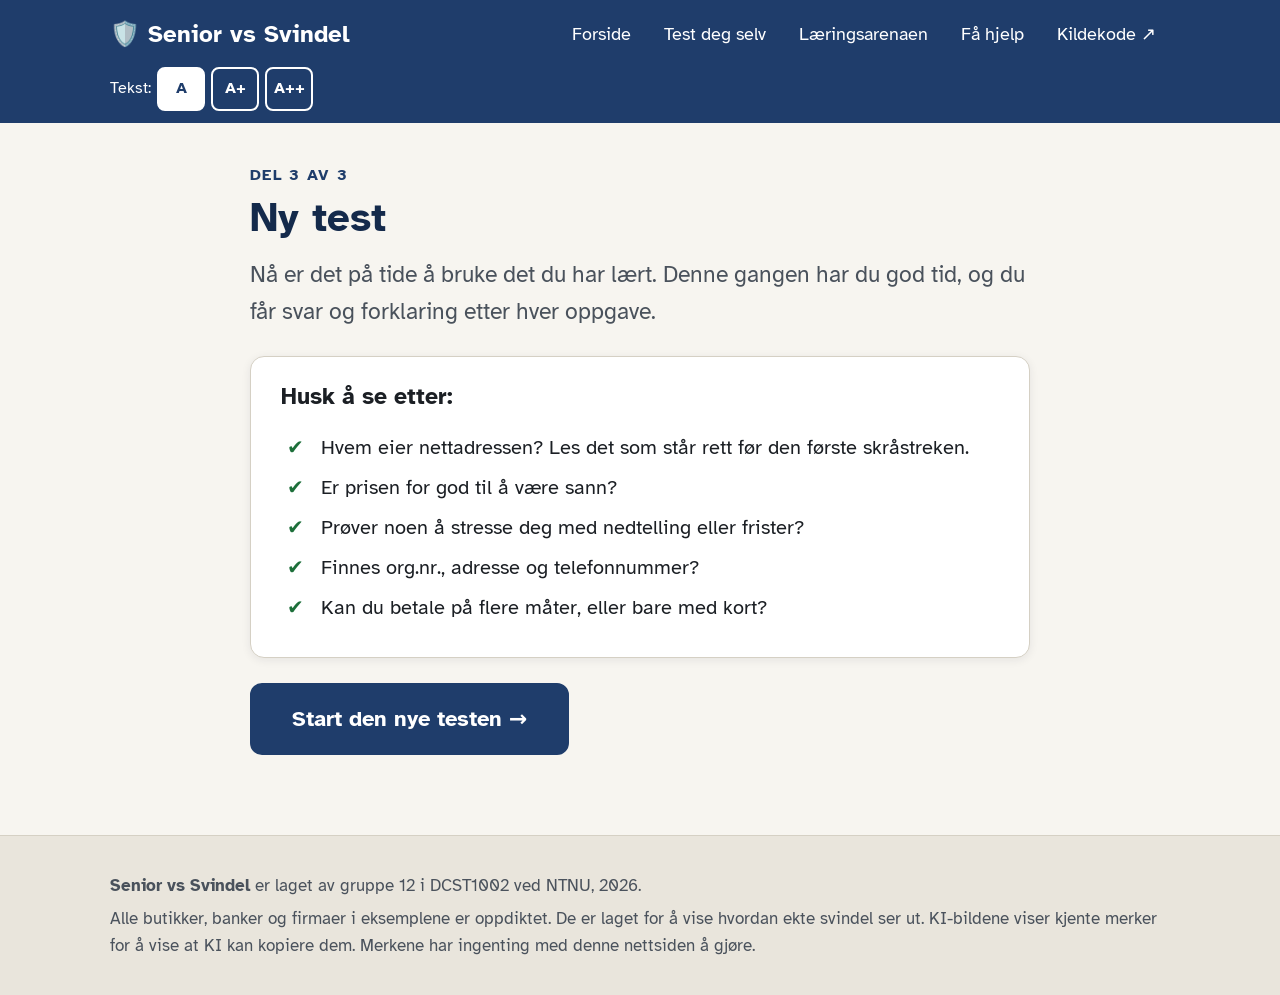
<file: ny-test.html>
<!doctype html>
<html lang="no">
<head>
  <meta charset="utf-8">
  <meta name="viewport" content="width=device-width, initial-scale=1">
  <title>Ny test – Senior vs Svindel</title>
  <script>try { document.documentElement.dataset.tekst = JSON.parse(localStorage.getItem('svs-tekst')) || 'normal'; } catch (e) {}</script>
  <link rel="preconnect" href="https://fonts.googleapis.com">
  <link rel="preconnect" href="https://fonts.gstatic.com" crossorigin>
  <link href="https://fonts.googleapis.com/css2?family=Atkinson+Hyperlegible:wght@400;700&display=swap" rel="stylesheet">
  <link rel="stylesheet" href="css/stil.css">
</head>
<body>
  <a class="hopp" href="#test">Hopp til innholdet</a>
  <header class="topp">
    <div class="topp-innhold">
      <a class="logo" href="index.html"><span aria-hidden="true">🛡️</span> Senior vs Svindel</a>
      <nav class="hovedmeny" aria-label="Hovedmeny">
        <a href="index.html">Forside</a>
        <a href="test.html">Test deg selv</a>
        <a href="laering.html">Læringsarenaen</a>
        <a href="hjelp.html">Få hjelp</a>
        <a href="https://github.com/basse00/senior-vs-svindel" target="_blank" rel="noopener">Kildekode <span aria-hidden="true">↗</span><span class="skjult"> (åpnes i ny fane)</span></a>
      </nav>
      <div class="tekststorrelse" role="group" aria-label="Tekststørrelse">
        <span>Tekst:</span>
        <button type="button" data-tekstknapp="normal" aria-label="Vanlig tekst">A</button>
        <button type="button" data-tekstknapp="stor" aria-label="Stor tekst">A+</button>
        <button type="button" data-tekstknapp="storst" aria-label="Største tekst">A++</button>
      </div>
    </div>
  </header>

  <main class="innhold" id="test">
    <p>Laster testen …</p>
  </main>

  <footer class="bunn">
    <div class="bunn-innhold">
      <p><b>Senior vs Svindel</b> er laget av gruppe 12 i DCST1002 ved NTNU, 2026.</p>
      <p>Alle butikker, banker og firmaer i eksemplene er oppdiktet. De er laget for å vise hvordan ekte svindel ser ut. KI-bildene viser kjente merker for å vise at KI kan kopiere dem. Merkene har ingenting med denne nettsiden å gjøre.</p>
    </div>
  </footer>

  <script src="js/felles.js"></script>
  <script src="js/sporsmal.js"></script>
  <script>window.TESTNUMMER = 2;</script>
  <script src="js/test.js"></script>
</body>
</html>
</file>
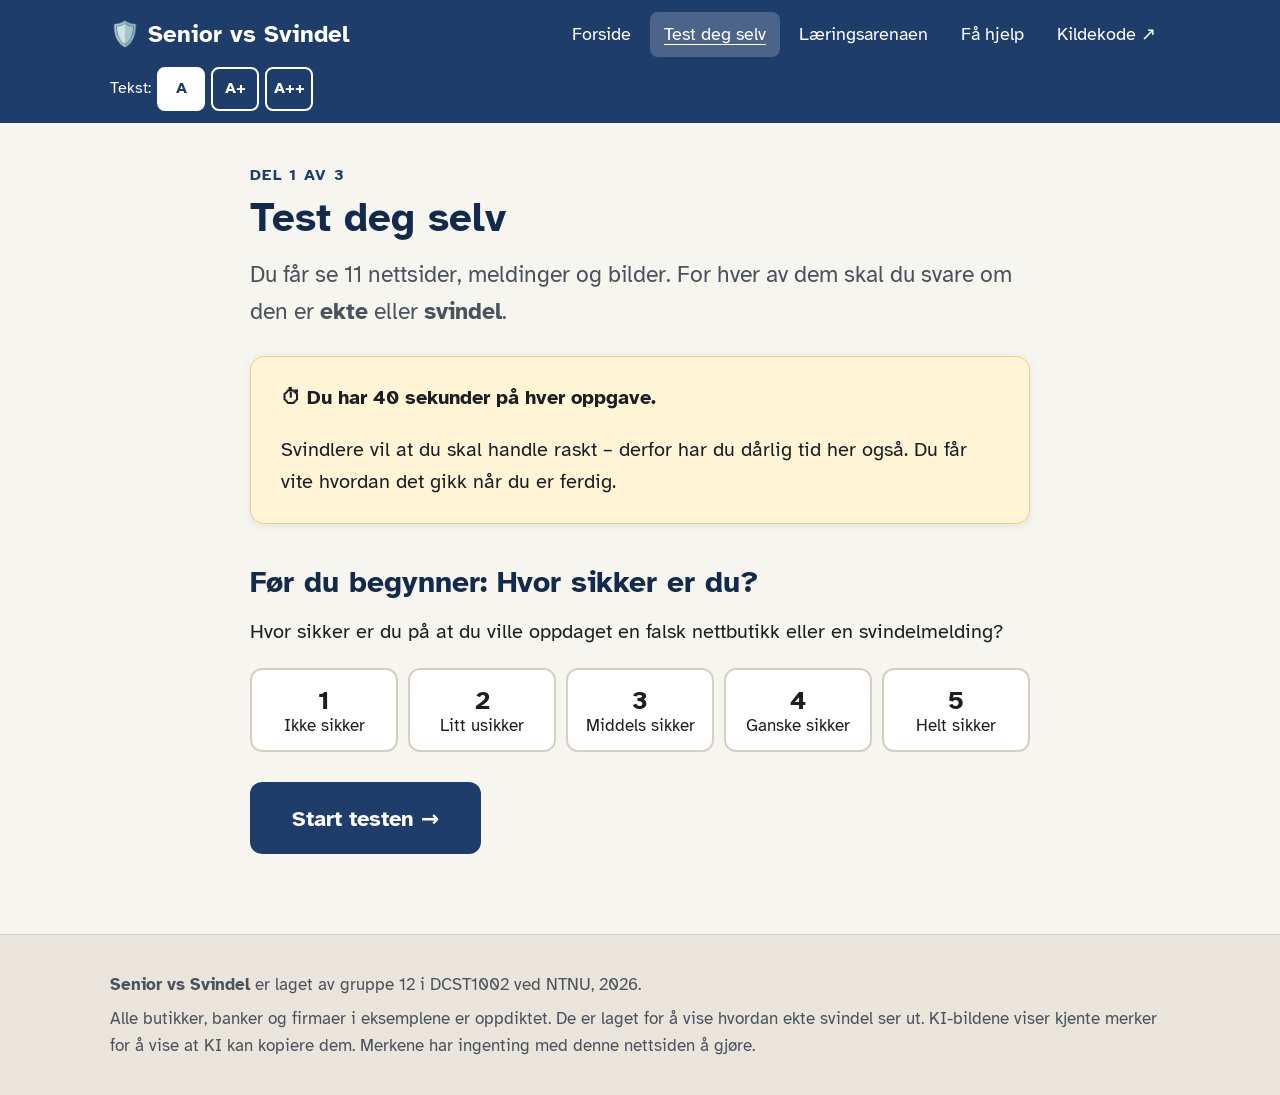
<file: test.html>
<!doctype html>
<html lang="no">
<head>
  <meta charset="utf-8">
  <meta name="viewport" content="width=device-width, initial-scale=1">
  <title>Test deg selv – Senior vs Svindel</title>
  <script>try { document.documentElement.dataset.tekst = JSON.parse(localStorage.getItem('svs-tekst')) || 'normal'; } catch (e) {}</script>
  <link rel="preconnect" href="https://fonts.googleapis.com">
  <link rel="preconnect" href="https://fonts.gstatic.com" crossorigin>
  <link href="https://fonts.googleapis.com/css2?family=Atkinson+Hyperlegible:wght@400;700&display=swap" rel="stylesheet">
  <link rel="stylesheet" href="css/stil.css">
</head>
<body>
  <a class="hopp" href="#test">Hopp til innholdet</a>
  <header class="topp">
    <div class="topp-innhold">
      <a class="logo" href="index.html"><span aria-hidden="true">🛡️</span> Senior vs Svindel</a>
      <nav class="hovedmeny" aria-label="Hovedmeny">
        <a href="index.html">Forside</a>
        <a href="test.html">Test deg selv</a>
        <a href="laering.html">Læringsarenaen</a>
        <a href="hjelp.html">Få hjelp</a>
        <a href="https://github.com/basse00/senior-vs-svindel" target="_blank" rel="noopener">Kildekode <span aria-hidden="true">↗</span><span class="skjult"> (åpnes i ny fane)</span></a>
      </nav>
      <div class="tekststorrelse" role="group" aria-label="Tekststørrelse">
        <span>Tekst:</span>
        <button type="button" data-tekstknapp="normal" aria-label="Vanlig tekst">A</button>
        <button type="button" data-tekstknapp="stor" aria-label="Stor tekst">A+</button>
        <button type="button" data-tekstknapp="storst" aria-label="Største tekst">A++</button>
      </div>
    </div>
  </header>

  <main class="innhold" id="test">
    <p>Laster testen …</p>
  </main>

  <footer class="bunn">
    <div class="bunn-innhold">
      <p><b>Senior vs Svindel</b> er laget av gruppe 12 i DCST1002 ved NTNU, 2026.</p>
      <p>Alle butikker, banker og firmaer i eksemplene er oppdiktet. De er laget for å vise hvordan ekte svindel ser ut. KI-bildene viser kjente merker for å vise at KI kan kopiere dem. Merkene har ingenting med denne nettsiden å gjøre.</p>
    </div>
  </footer>

  <script src="js/felles.js"></script>
  <script src="js/sporsmal.js"></script>
  <script src="js/test.js"></script>
</body>
</html>
</file>
<file: css/stil.css>
/* =========================================================
   Senior vs Svindel – felles stil for hele nettsiden
   Laget for eldre brukere: stor tekst, høy kontrast, store knapper.
   ========================================================= */

:root {
  --bakgrunn: #f7f5f0;
  --flate: #ffffff;
  --tekst: #1b1f24;
  --dempet: #4a525c;
  --hoved: #1f3d6b;
  --hoved-mork: #142a4b;
  --hoved-lys: #e4ebf5;
  --fare: #b3261e;
  --fare-mork: #8c1d17;
  --fare-lys: #fbe9e7;
  --ok: #1d6f3a;
  --ok-mork: #15542b;
  --ok-lys: #e3f3e8;
  --varsel: #7a5000;
  --varsel-lys: #fff4d6;
  --kant: #d5d0c4;
  --fokus: #f2b705;
  --radius: 14px;
  --skygge: 0 2px 10px rgba(20, 30, 50, 0.08);
}

/* Tekststørrelse styres av knappene A / A+ / A++ */
html { font-size: 125%; } /* 20 px */
html[data-tekst="stor"] { font-size: 140%; }
html[data-tekst="storst"] { font-size: 160%; }

*, *::before, *::after { box-sizing: border-box; }
[hidden] { display: none !important; }

body {
  margin: 0;
  font-family: "Atkinson Hyperlegible", system-ui, -apple-system, "Segoe UI", Arial, sans-serif;
  background: var(--bakgrunn);
  color: var(--tekst);
  line-height: 1.6;
}

img { max-width: 100%; height: auto; }
a { color: var(--hoved); }
:focus-visible { outline: 4px solid var(--fokus); outline-offset: 3px; }

h1 { font-size: 2rem; line-height: 1.2; margin: 0 0 0.75rem; color: var(--hoved-mork); }
h2 { font-size: 1.5rem; line-height: 1.25; margin: 2rem 0 0.75rem; color: var(--hoved-mork); }
h3 { font-size: 1.15rem; line-height: 1.3; margin: 1.25rem 0 0.5rem; }
p { margin: 0 0 1rem; }

.hopp {
  position: absolute; left: -9999px; top: 0;
  background: var(--fokus); color: #000; padding: 0.5rem 1rem; z-index: 10;
}
.hopp:focus { left: 0; }

/* ---------- Toppmeny ---------- */
.topp { background: var(--hoved); color: #fff; }
.topp-innhold {
  max-width: 1100px; margin: 0 auto; padding: 0.6rem 1rem;
  display: flex; flex-wrap: wrap; align-items: center; gap: 0.5rem 1.5rem;
}
.logo {
  color: #fff; font-weight: 700; font-size: 1.2rem; text-decoration: none;
  display: flex; gap: 0.4rem; align-items: center;
}
.hovedmeny { display: flex; flex-wrap: wrap; gap: 0.25rem; margin-left: auto; }
.hovedmeny a {
  color: #fff; text-decoration: none; padding: 0.4rem 0.7rem; border-radius: 8px; font-size: 0.9rem;
}
.hovedmeny a:hover { background: rgba(255, 255, 255, 0.15); }
.hovedmeny a[aria-current="page"] { background: rgba(255, 255, 255, 0.2); text-decoration: underline; text-underline-offset: 4px; }
.skjult { position: absolute; width: 1px; height: 1px; overflow: hidden; clip: rect(0 0 0 0); white-space: nowrap; }
.tekststorrelse { display: flex; gap: 0.3rem; align-items: center; font-size: 0.8rem; }
.tekststorrelse button {
  font: inherit; font-weight: 700; min-width: 2.4rem; min-height: 2.2rem;
  border: 2px solid #fff; background: transparent; color: #fff; border-radius: 8px; cursor: pointer;
}
.tekststorrelse button[aria-pressed="true"] { background: #fff; color: var(--hoved); }

/* ---------- Innhold ---------- */
.innhold { max-width: 1100px; margin: 0 auto; padding: 2rem 1rem 4rem; }
.smal { max-width: 780px; margin-left: auto; margin-right: auto; }
.ingress { font-size: 1.15rem; color: var(--dempet); max-width: 40em; }
.overtittel {
  text-transform: uppercase; letter-spacing: 0.08em; font-size: 0.8rem; font-weight: 700;
  color: var(--hoved); margin-bottom: 0.3rem;
}

.kort {
  background: var(--flate); border: 1px solid var(--kant); border-radius: var(--radius);
  padding: 1.25rem 1.5rem; box-shadow: var(--skygge); margin: 1.25rem 0;
}
.kort > :last-child { margin-bottom: 0; }
.kort h2:first-child, .kort h3:first-child { margin-top: 0; }
.varsel-kort { background: var(--varsel-lys); border-color: #e9cf8a; }
.fare-kort { background: var(--fare-lys); border-color: #eab5ae; }
.ok-kort { background: var(--ok-lys); border-color: #a9d6b8; }

/* ---------- Knapper ---------- */
.knapp {
  display: inline-flex; align-items: center; justify-content: center; gap: 0.5rem;
  min-height: 3rem; padding: 0.7rem 1.4rem;
  font: inherit; font-weight: 700; line-height: 1.25; text-align: center;
  border-radius: 12px; border: 2px solid var(--hoved);
  background: var(--hoved); color: #fff; text-decoration: none; cursor: pointer;
}
.knapp:hover { background: var(--hoved-mork); border-color: var(--hoved-mork); }
.knapp:disabled { cursor: default; opacity: 0.55; }
.knapp-stor { font-size: 1.1rem; padding: 0.9rem 2rem; min-height: 3.6rem; }
.knapp-sekundar { background: var(--flate); color: var(--hoved); }
.knapp-sekundar:hover { background: var(--hoved-lys); color: var(--hoved-mork); }
.svar-ekte { background: var(--ok); border-color: var(--ok); }
.svar-ekte:hover { background: var(--ok-mork); border-color: var(--ok-mork); }
.svar-svindel { background: var(--fare); border-color: var(--fare); }
.svar-svindel:hover { background: var(--fare-mork); border-color: var(--fare-mork); }
.knapperad { display: flex; flex-wrap: wrap; gap: 1rem; margin: 1.5rem 0; }

/* ---------- Forside ---------- */
.helt { padding: 2.5rem 0 1rem; }
.helt h1 { font-size: 2.6rem; max-width: 16em; }
.helt .ingress { font-size: 1.25rem; }
.tall-rad { display: grid; grid-template-columns: repeat(auto-fit, minmax(240px, 1fr)); gap: 1rem; margin: 2rem 0; }
.tall-kort { background: var(--flate); border: 1px solid var(--kant); border-radius: var(--radius); padding: 1.25rem 1.5rem; box-shadow: var(--skygge); }
.tall-kort .tall { font-size: 2.4rem; font-weight: 700; color: var(--fare); line-height: 1.1; display: block; }
.tall-kort p { margin: 0.4rem 0 0.5rem; }
.tall-kort .kilde { font-size: 0.75rem; color: var(--dempet); margin: 0; }
.steg-rad { display: grid; grid-template-columns: repeat(auto-fit, minmax(240px, 1fr)); gap: 1rem; counter-reset: steg; padding: 0; list-style: none; }
.steg-rad li { background: var(--flate); border: 1px solid var(--kant); border-radius: var(--radius); padding: 1.25rem 1.5rem; position: relative; }
.steg-rad li::before {
  counter-increment: steg; content: counter(steg);
  display: grid; place-items: center; width: 2.4rem; height: 2.4rem; border-radius: 50%;
  background: var(--hoved); color: #fff; font-weight: 700; margin-bottom: 0.5rem;
}
.steg-rad h3 { margin-top: 0; }
.steg-rad p { margin: 0; }

/* ---------- Test ---------- */
.test-topp { display: flex; justify-content: space-between; align-items: center; gap: 1rem; flex-wrap: wrap; margin-bottom: 0.5rem; font-weight: 700; }
.fremdrift { height: 0.6rem; background: var(--hoved-lys); border-radius: 99px; overflow: hidden; }
.fremdrift > span { display: block; height: 100%; background: var(--hoved); transition: width 0.3s; }
.tidtaker { color: var(--dempet); font-variant-numeric: tabular-nums; }
.tidtaker.lite-tid { color: var(--fare); }
.tidslinje { height: 0.35rem; background: #eee6d8; border-radius: 99px; overflow: hidden; margin-top: 0.4rem; }
.tidslinje > span { display: block; height: 100%; background: var(--varsel); transition: width 1s linear; }
.tidslinje.lite-tid > span { background: var(--fare); }
.sporsmal-tekst { font-size: 1.4rem; margin: 1.25rem 0 1rem; }
.oppgave { margin: 0 0 1.25rem; }

.svarknapper {
  display: grid; grid-template-columns: 1fr 1fr; gap: 1rem;
  position: sticky; bottom: 0; padding: 1rem 0;
  background: linear-gradient(to bottom, rgba(247, 245, 240, 0), var(--bakgrunn) 25%);
}
.svarknapper.valg-liste { grid-template-columns: 1fr; position: static; background: none; }
.knapp-valg {
  background: var(--flate); color: var(--tekst); border-color: var(--kant);
  justify-content: flex-start; text-align: left; font-weight: 400;
}
.knapp-valg:hover { background: var(--hoved-lys); border-color: var(--hoved); color: var(--tekst); }
.knapp-valg.valgt { border-color: var(--hoved); border-width: 3px; }
.knapp-valg.er-riktig { background: var(--ok-lys); border-color: var(--ok); }
.knapp-valg:disabled { opacity: 1; }

.sikkerhet { display: grid; grid-template-columns: repeat(5, 1fr); gap: 0.5rem; margin: 1rem 0 1.5rem; }
.sikkerhet button {
  font: inherit; font-size: 0.85rem; min-height: 4.2rem; padding: 0.5rem 0.3rem;
  border: 2px solid var(--kant); background: var(--flate); color: var(--tekst); border-radius: 12px; cursor: pointer; line-height: 1.2;
}
.sikkerhet button b { display: block; font-size: 1.3rem; }
.sikkerhet button[aria-pressed="true"] { border-color: var(--hoved); background: var(--hoved); color: #fff; }

.tilbakemelding { border-radius: var(--radius); padding: 1.25rem 1.5rem; margin: 1rem 0; border: 3px solid; }
.tilbakemelding.riktig { background: var(--ok-lys); border-color: var(--ok); }
.tilbakemelding.feil { background: var(--fare-lys); border-color: var(--fare); }
.tb-tittel { font-size: 1.3rem; font-weight: 700; margin-bottom: 0.5rem; }

.resultat h1 { font-size: 2.2rem; }
.poeng-stor { font-size: 4.5rem; font-weight: 700; line-height: 1; margin: 0.5rem 0 1rem; }
.poeng-stor span { font-size: 2rem; color: var(--dempet); }
.poeng-stor.fare { color: var(--fare); }
.poeng-stor.ok { color: var(--ok); }
.sammenligning { display: grid; grid-template-columns: 1fr 1fr; gap: 1rem; margin: 1rem 0; }
.sammenligning div { background: var(--flate); border: 1px solid var(--kant); border-radius: var(--radius); padding: 1rem; text-align: center; }
.sammenligning span { display: block; color: var(--dempet); }
.sammenligning b { font-size: 2.2rem; }
.sammenligning .naa b { color: var(--ok); }

.fasit { margin: 2rem 0; background: var(--flate); border: 1px solid var(--kant); border-radius: var(--radius); padding: 1rem 1.5rem; }
.fasit summary { cursor: pointer; font-weight: 700; font-size: 1.1rem; min-height: 2.5rem; display: flex; align-items: center; }
.fasit ol { padding-left: 1.5rem; }
.fasit li { margin: 1rem 0; padding-left: 0.25rem; }
.fasit li p { margin: 0.3rem 0 0; color: var(--dempet); }
.fasit .merke-riktig { color: var(--ok); font-weight: 700; }
.fasit .merke-feil { color: var(--fare); font-weight: 700; }

.sjekkliste { padding-left: 0; list-style: none; }
.sjekkliste li { padding-left: 2rem; position: relative; margin: 0.4rem 0; }
.sjekkliste li::before { content: "✔"; position: absolute; left: 0.3rem; color: var(--ok); font-weight: 700; }

/* ---------- Læringsarenaen ---------- */
.steg-nav { display: flex; flex-wrap: wrap; gap: 0.5rem; margin: 1.5rem 0; scroll-margin-top: 1rem; }
.steg-nav button {
  font: inherit; font-size: 0.85rem; padding: 0.5rem 0.9rem; min-height: 2.6rem;
  border-radius: 99px; border: 2px solid var(--hoved); background: var(--flate); color: var(--hoved); cursor: pointer;
}
.steg-nav button[aria-current="step"] { background: var(--hoved); color: #fff; }
.steg-nav button.ferdig::before { content: "✓ "; font-weight: 700; }
.modul h2:first-of-type { margin-top: 0.3rem; font-size: 1.9rem; }
.oppgavetekst { background: var(--hoved-lys); border-radius: var(--radius); padding: 1rem 1.25rem; }
.modul-knapper { display: flex; flex-wrap: wrap; justify-content: space-between; gap: 1rem; margin-top: 2.5rem; padding-top: 1.5rem; border-top: 1px solid var(--kant); }

.finn-status-linje {
  position: sticky; top: 0; z-index: 2;
  background: var(--flate); border: 2px solid var(--hoved); border-radius: var(--radius);
  padding: 0.7rem 1rem; margin-bottom: 1rem; display: flex; flex-wrap: wrap; gap: 0.25rem 1rem;
}
.finn-teller { font-weight: 700; color: var(--hoved); }
.finn-status.ok { color: var(--ok); }
.finn-rutenett { display: grid; grid-template-columns: minmax(0, 3fr) minmax(0, 2fr); gap: 1.5rem; align-items: start; }
.finn-omrade { cursor: pointer; }
.finn-omrade [data-funn] { border-radius: 6px; transition: box-shadow 0.2s; }
.finn-omrade [data-funn].funnet { box-shadow: 0 0 0 3px var(--ok), 0 0 0 7px rgba(29, 111, 58, 0.25); }
.finn-panel { background: var(--flate); border: 1px solid var(--kant); border-radius: var(--radius); padding: 1rem 1.25rem; }
.finn-panel h3 { margin-top: 0; }
.funn-liste { padding-left: 1.4rem; margin: 0 0 1rem; }
.funn-liste li { margin: 0.6rem 0; padding: 0.3rem 0.4rem; border-radius: 8px; transition: background-color 0.4s; }
.funn-liste li .funnet-tekst { display: none; }
.funn-liste li.vist .funnet-tekst { display: block; }
.funn-liste li.vist .ikke-funnet { display: none; }
.funn-liste li .ikke-funnet { color: var(--dempet); }
.funn-liste li.blink { background: var(--ok-lys); }

.url-eksempel { background: var(--flate); border: 1px solid var(--kant); border-radius: var(--radius); padding: 1.25rem 1.5rem; margin: 1rem 0; }
.url-linje { font-family: ui-monospace, Menlo, Consolas, monospace; font-size: 1.05rem; word-break: break-all; line-height: 1.8; }
.del-dempet { color: #7b828b; }
.del-eier { background: #c9ecd4; color: #0d4421; font-weight: 700; padding: 0.1rem 0.3rem; border-radius: 4px; }
.del-eier.falsk { background: #f6cbc5; color: #6d130e; }
.url-merknad { margin: 0.5rem 0 0; }
.regel { counter-reset: regel; list-style: none; padding: 0; }
.regel li { position: relative; padding-left: 2.8rem; margin: 0.8rem 0; min-height: 2rem; }
.regel li::before {
  counter-increment: regel; content: counter(regel);
  position: absolute; left: 0; top: 0; width: 2rem; height: 2rem; border-radius: 50%;
  background: var(--hoved); color: #fff; font-weight: 700; display: grid; place-items: center;
}

.adresse-oppgaver { display: grid; gap: 1rem; margin: 1rem 0; }
.adresse-oppgave { background: var(--flate); border: 2px solid var(--kant); border-radius: var(--radius); padding: 1rem 1.25rem; }
.adresse-oppgave.riktig { border-color: var(--ok); background: var(--ok-lys); }
.adresse-oppgave.feil { border-color: var(--fare); background: var(--fare-lys); }
.adresse-tekst { font-family: ui-monospace, Menlo, Consolas, monospace; font-size: 1rem; word-break: break-all; margin-bottom: 0.75rem; }
.adresse-tekst mark { background: #fff1a8; padding: 0.05rem 0.2rem; border-radius: 4px; font-weight: 700; }
.adresse-knapper { display: flex; flex-wrap: wrap; gap: 0.75rem; }
.adresse-knapper .knapp.valgt:disabled { opacity: 1; box-shadow: 0 0 0 3px var(--tekst); }
.adresse-svar:not(:empty) { margin-top: 0.75rem; }

.tips-rutenett { display: grid; grid-template-columns: repeat(auto-fit, minmax(260px, 1fr)); gap: 1rem; margin: 1rem 0; }
.tips-kort { background: var(--flate); border: 2px solid var(--kant); border-radius: var(--radius); padding: 0; }
.tips-kort[open] { border-color: var(--hoved); }
.tips-kort summary {
  cursor: pointer; padding: 1rem 1.25rem; font-weight: 700; font-size: 1.05rem;
  display: flex; align-items: center; gap: 0.6rem; list-style: none; min-height: 3.5rem;
}
.tips-kort summary::-webkit-details-marker { display: none; }
.tips-kort summary::after { content: "+"; margin-left: auto; font-size: 1.5rem; color: var(--hoved); }
.tips-kort[open] summary::after { content: "–"; }
.tips-kort summary .ikon { font-size: 1.6rem; }
.tips-kort p { padding: 0 1.25rem 1rem; margin: 0; }

.bildepar { display: grid; grid-template-columns: 1fr 1fr; gap: 1rem; margin: 1rem 0; }
.bildepar button { padding: 0; border: 3px solid var(--kant); border-radius: var(--radius); overflow: hidden; background: var(--flate); cursor: pointer; font: inherit; }
.bildepar button img { display: block; width: 100%; aspect-ratio: 1; object-fit: cover; }
.bildepar button span { display: block; padding: 0.5rem; font-weight: 700; }
.bildepar button.er-ki { border-color: var(--fare); }
.bildepar button.er-ekte { border-color: var(--ok); }

.miniquiz { background: var(--flate); border: 2px solid var(--hoved); border-radius: var(--radius); padding: 1.25rem 1.5rem; margin: 2rem 0; }
.miniquiz .mq-etikett { font-weight: 700; color: var(--hoved); text-transform: uppercase; letter-spacing: 0.06em; font-size: 0.8rem; margin-bottom: 0.3rem; }
.miniquiz .mq-sporsmal { font-weight: 700; font-size: 1.1rem; }
.miniquiz .mq-valg { display: grid; gap: 0.6rem; }
.mq-svar:not(:empty) { margin-top: 1rem; padding: 1rem 1.25rem; border-radius: 12px; }
.mq-svar.riktig { background: var(--ok-lys); border: 2px solid var(--ok); }
.mq-svar.feil { background: var(--fare-lys); border: 2px solid var(--fare); }

.huskeregel { display: grid; grid-template-columns: repeat(auto-fit, minmax(250px, 1fr)); gap: 1rem; margin: 1rem 0; padding: 0; list-style: none; }
.huskeregel li { background: var(--flate); border: 1px solid var(--kant); border-top: 8px solid var(--hoved); border-radius: var(--radius); padding: 1.25rem 1.5rem; }
.huskeregel li:nth-child(1) { border-top-color: var(--fare); }
.huskeregel li:nth-child(2) { border-top-color: var(--varsel); }
.huskeregel li:nth-child(3) { border-top-color: var(--ok); }
.huskeregel h3 { margin-top: 0; font-size: 1.4rem; }
.huskeregel .ikon { font-size: 2rem; display: block; }

.lenkeliste { list-style: none; padding: 0; display: grid; gap: 0.75rem; }
.lenkeliste li { background: var(--flate); border: 1px solid var(--kant); border-radius: var(--radius); padding: 1rem 1.25rem; }
.lenkeliste a { font-weight: 700; font-size: 1.05rem; }
.lenkeliste p { margin: 0.2rem 0 0; color: var(--dempet); }

/* ---------- Hjelp ---------- */
.telefonnummer { font-size: 2rem; font-weight: 700; color: var(--hoved-mork); display: block; }
.hjelp-steg { counter-reset: hsteg; list-style: none; padding: 0; }
.hjelp-steg > li { position: relative; padding: 1.25rem 1.5rem 1.25rem 4.5rem; background: var(--flate); border: 1px solid var(--kant); border-radius: var(--radius); margin: 1rem 0; }
.hjelp-steg > li::before {
  counter-increment: hsteg; content: counter(hsteg);
  position: absolute; left: 1.25rem; top: 1.25rem; width: 2.4rem; height: 2.4rem; border-radius: 50%;
  background: var(--fare); color: #fff; font-weight: 700; display: grid; place-items: center;
}
.hjelp-steg h3 { margin-top: 0; }
.hjelp-steg p:last-child { margin-bottom: 0; }

/* ---------- Bunn ---------- */
.bunn { background: #e9e5dc; border-top: 1px solid var(--kant); font-size: 0.85rem; color: var(--dempet); }
.bunn-innhold { max-width: 1100px; margin: 0 auto; padding: 1.5rem 1rem; }
.bunn p { margin: 0.3rem 0; }

/* =========================================================
   Eksempler: falske og ekte nettsider, meldinger og bilder
   (vises i testene og i læringsarenaen)
   ========================================================= */

.nettleser {
  margin: 0; border: 1px solid #b9b4a8; border-radius: 12px; overflow: hidden;
  background: #fff; box-shadow: 0 8px 30px rgba(0, 0, 0, 0.12);
}
.nettleser-topp { background: #e9e7e2; padding: 0.5rem 0.75rem; display: flex; align-items: center; gap: 0.75rem; }
.prikker { display: flex; gap: 6px; flex-shrink: 0; }
.prikker i { width: 12px; height: 12px; border-radius: 50%; background: #c9c5bc; display: block; }
.adressefelt {
  flex: 1; min-width: 0; background: #fff; border-radius: 99px; padding: 0.35rem 0.9rem;
  font-family: ui-monospace, Menlo, Consolas, monospace; font-size: 0.8rem; line-height: 1.4;
  display: flex; gap: 0.4rem; align-items: center; border: 1px solid #d6d2c9;
}
.adressefelt .url { word-break: break-all; }
.ikke-sikker { color: var(--fare); font-family: system-ui, sans-serif; font-weight: 700; white-space: nowrap; }

/* Nettbutikk-mal */
.butikk { --merke: #333; font-family: system-ui, -apple-system, "Segoe UI", Arial, sans-serif; font-size: 0.85rem; color: #222; line-height: 1.45; }
.b-toppstripe { background: var(--merke); color: #fff; text-align: center; padding: 0.35rem 0.5rem; font-size: 0.75rem; }
.b-topp { display: flex; flex-wrap: wrap; align-items: center; gap: 0.5rem 1.25rem; padding: 0.8rem 1rem; border-bottom: 1px solid #eee; }
.b-logo { font-weight: 800; font-size: 1.2rem; color: var(--merke); line-height: 1.1; }
.b-logo small { display: block; font-weight: 400; font-size: 0.65rem; color: #777; letter-spacing: 0.05em; }
.b-meny { display: flex; flex-wrap: wrap; gap: 0.9rem; color: #444; font-size: 0.8rem; }
.b-kurv { margin-left: auto; }
.b-banner { background: #f4f4f4; background: linear-gradient(135deg, color-mix(in srgb, var(--merke) 14%, #fff), #fff); padding: 1.2rem 1rem; }
.b-banner h3 { margin: 0 0 0.3rem; font-size: 1.25rem; color: var(--merke); }
.b-banner p { margin: 0; }
.b-nedtelling { display: inline-block; margin-top: 0.6rem; background: #111; color: #fff; padding: 0.3rem 0.7rem; border-radius: 6px; font-weight: 700; }
.b-vurdering { padding: 0.5rem 1rem; font-size: 0.8rem; color: #333; background: #fafafa; border-bottom: 1px solid #eee; }
.b-vurdering .stjerner { color: #e0a100; letter-spacing: 1px; }
.b-produkter { display: grid; grid-template-columns: repeat(auto-fit, minmax(130px, 1fr)); gap: 0.8rem; padding: 1rem; }
.b-produkt { border: 1px solid #eee; border-radius: 8px; padding: 0.6rem; position: relative; }
.b-bilde { aspect-ratio: 4 / 3; display: grid; place-items: center; font-size: 2.6rem; border-radius: 6px; margin-bottom: 0.4rem; background: #eee; }
.b-bilde img { display: block; width: 100%; height: 100%; object-fit: cover; border-radius: 6px; }
.b-pnavn { font-size: 0.8rem; }
.b-pris s { color: #888; font-size: 0.75rem; }
.b-pris b { font-size: 1rem; color: #111; }
.b-pris .tilbud { color: #c00; }
.b-merke { position: absolute; top: 0.4rem; left: 0.4rem; background: #c00; color: #fff; font-size: 0.65rem; font-weight: 700; padding: 0.15rem 0.4rem; border-radius: 4px; }
.b-bunn { background: #f3f3f3; padding: 0.9rem 1rem; font-size: 0.75rem; color: #444; display: flex; flex-wrap: wrap; gap: 0.75rem 2rem; justify-content: space-between; }
.b-betal { display: inline-block; border: 1px solid #ccc; background: #fff; border-radius: 4px; padding: 0.1rem 0.4rem; margin: 0.15rem 0.25rem 0 0; font-weight: 700; font-size: 0.7rem; }

/* Bank-innlogging */
.bank { font-family: system-ui, -apple-system, "Segoe UI", Arial, sans-serif; font-size: 0.85rem; background: #f2f5f9; color: #1c2430; }
.bank-topp { background: #0d2c54; color: #fff; padding: 0.8rem 1rem; display: flex; justify-content: space-between; align-items: center; gap: 1rem; }
.bank-logo { font-weight: 800; font-size: 1.15rem; }
.bank-varsel { background: #fff3cd; color: #6b4d00; border-bottom: 1px solid #f0d78a; padding: 0.6rem 1rem; font-weight: 600; }
.bank-boks { background: #fff; max-width: 360px; margin: 1.25rem auto; padding: 1.2rem 1.3rem; border-radius: 10px; box-shadow: 0 2px 10px rgba(0, 0, 0, 0.08); }
.bank-boks h3 { margin: 0 0 0.5rem; font-size: 1.1rem; }
.falsk-felt-etikett { font-size: 0.75rem; margin: 0.6rem 0 0.2rem; color: #333; }
.falsk-felt { height: 2.1rem; border: 1px solid #aab; border-radius: 6px; background: #fff; }
.falsk-knapp { margin-top: 1rem; background: #0d2c54; color: #fff; text-align: center; padding: 0.6rem; border-radius: 6px; font-weight: 700; }
.bank-bunn { text-align: center; font-size: 0.7rem; color: #667; padding: 0.5rem 1rem 1rem; }

/* Mobil med SMS */
.telefon { max-width: 380px; margin: 0 auto; background: #1a1a1a; border-radius: 36px; padding: 12px; box-shadow: 0 8px 30px rgba(0, 0, 0, 0.2); }
.t-skjerm { background: #fff; border-radius: 26px; overflow: hidden; min-height: 400px; display: flex; flex-direction: column; font-family: system-ui, -apple-system, "Segoe UI", Arial, sans-serif; }
.t-topp { text-align: center; padding: 1rem 0.75rem 0.6rem; border-bottom: 1px solid #eee; background: #f7f7f7; }
.t-avatar { width: 44px; height: 44px; border-radius: 50%; background: #9aa3ad; color: #fff; display: grid; place-items: center; margin: 0 auto 0.3rem; font-weight: 700; }
.t-avsender { font-weight: 700; display: inline-block; padding: 0 0.3rem; }
.t-under { font-size: 0.7rem; color: #777; }
.t-meldinger { padding: 1rem 0.8rem; flex: 1; }
.t-tid { text-align: center; font-size: 0.7rem; color: #888; margin-bottom: 0.6rem; }
.t-boble { background: #e9e9eb; border-radius: 18px; padding: 0.6rem 0.9rem; max-width: 90%; font-size: 0.85rem; line-height: 1.5; overflow-wrap: anywhere; }
.lenke { color: #0a66d8; text-decoration: underline; overflow-wrap: anywhere; }

/* E-post */
.epost { background: #fff; border: 1px solid #c9c5bc; border-radius: 12px; overflow: hidden; box-shadow: 0 8px 30px rgba(0, 0, 0, 0.12); font-family: system-ui, -apple-system, "Segoe UI", Arial, sans-serif; font-size: 0.85rem; color: #222; }
.e-verktoy { background: #eef1f5; padding: 0.5rem 1rem; font-size: 0.75rem; color: #555; }
.e-hode { padding: 0.9rem 1.1rem; border-bottom: 1px solid #eee; }
.e-emne { font-size: 1.05rem; font-weight: 700; margin-bottom: 0.4rem; }
.e-fra { color: #333; overflow-wrap: anywhere; }
.e-fra .adresse { color: #666; }
.e-tekst { padding: 1rem 1.1rem 1.4rem; }
.e-tekst p { margin: 0 0 0.8rem; }
.e-logo { font-weight: 800; font-size: 1.1rem; }
.e-knapp { display: inline-block; background: #d4351c; color: #fff; padding: 0.55rem 1.1rem; border-radius: 6px; font-weight: 700; }

/* Bildeoppgave */
.bildeoppgave { margin: 0; text-align: center; }
.bildeoppgave img { max-height: 65vh; border-radius: var(--radius); box-shadow: 0 8px 30px rgba(0, 0, 0, 0.15); }

/* ---------- Mobil ---------- */
@media (max-width: 760px) {
  html { font-size: 112.5%; }
  html[data-tekst="stor"] { font-size: 125%; }
  html[data-tekst="storst"] { font-size: 140%; }
  h1, .helt h1 { font-size: 1.8rem; }
  .hovedmeny { margin-left: 0; width: 100%; }
  .prikker { display: none; }
  .finn-rutenett { grid-template-columns: 1fr; }
  .sikkerhet { grid-template-columns: 1fr; }
  .sikkerhet button { min-height: 3rem; display: flex; gap: 0.75rem; align-items: center; padding: 0.5rem 1rem; text-align: left; }
  .sikkerhet button b { font-size: 1.1rem; }
  .svarknapper { gap: 0.6rem; }
  .svarknapper .knapp-stor { padding: 0.8rem 0.6rem; }
  .bildepar { grid-template-columns: 1fr; }
  .poeng-stor { font-size: 3.5rem; }
}
</file>
